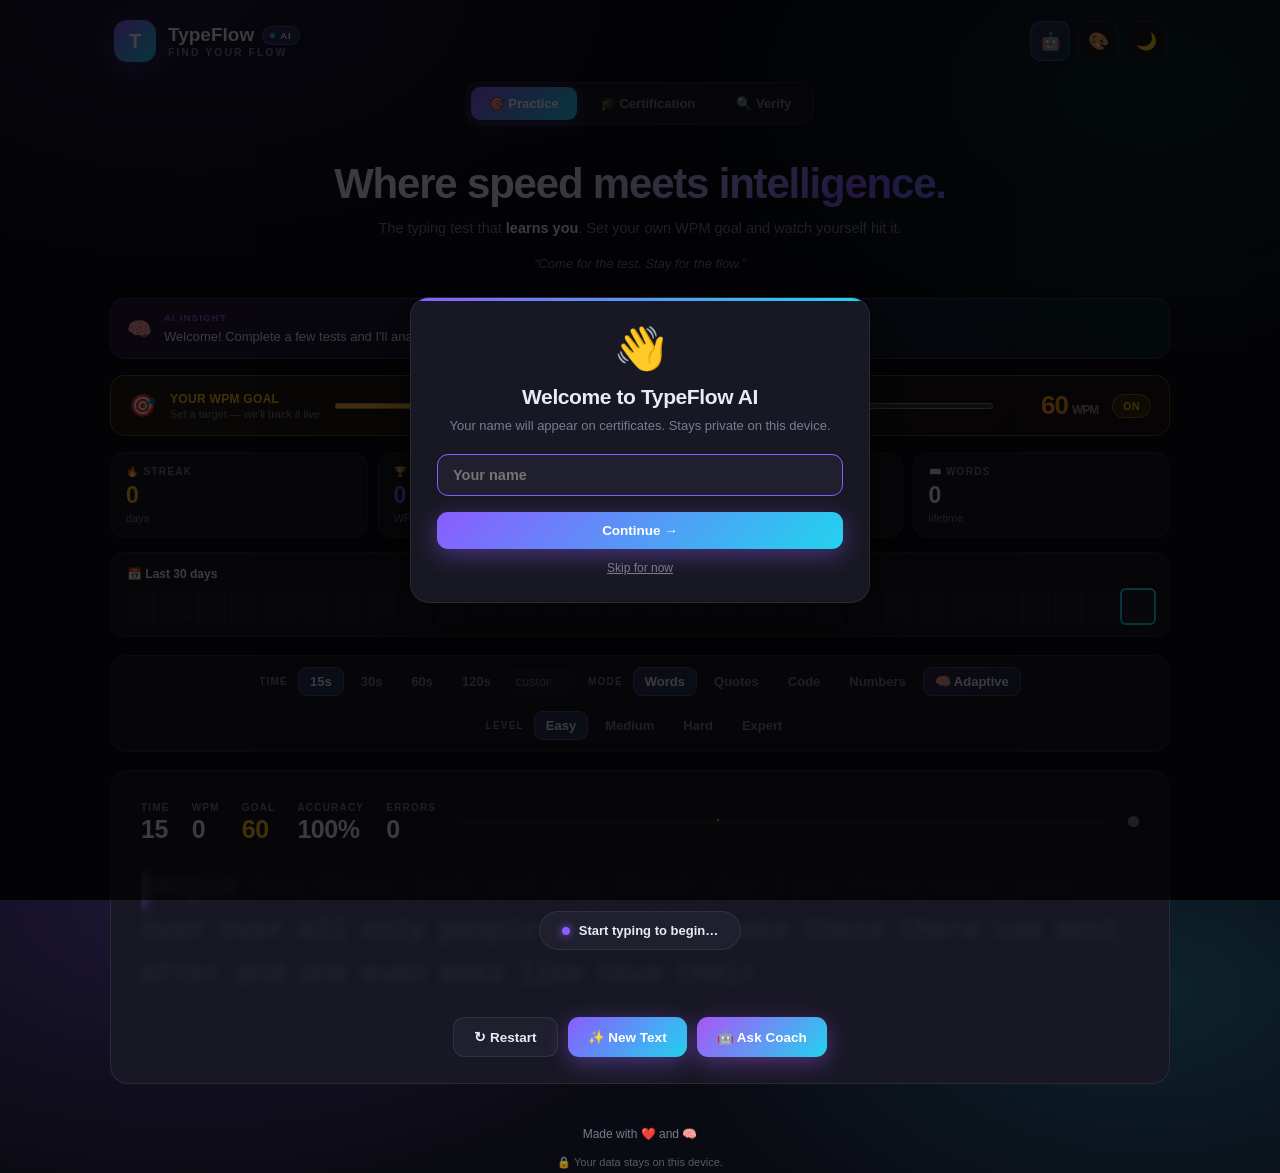
<file: index.html>
<!DOCTYPE html>
<html lang="en">
<head>
<meta charset="UTF-8">
<meta name="viewport" content="width=device-width, initial-scale=1.0">
<title>TypeFlow AI — Typing Test & Certification</title>
<meta name="description" content="TypeFlow AI is a typing practice, speed test, coaching, and local certification experience.">
<meta name="theme-color" content="#0a0a12">
<link rel="stylesheet" href="./styles.css">
</head>
<body>

<div class="wrap">
  <header>
    <div class="brand" id="brandLogo">
      <div class="brand-mark">T</div>
      <div>
        <div class="brand-name">TypeFlow <span class="ai-chip"><span class="dot"></span>AI</span></div>
        <div class="brand-sub">find your flow</div>
      </div>
    </div>
    <div class="header-actions">
      <div class="greeting" id="greeting"></div>
      <button class="admin-pill" id="adminPill">🛡️ Admin</button>
      <button class="pro-badge" id="proBadge">⭐ Pro</button>
      <button class="icon-btn ai" id="coachBtn" title="AI Coach">🤖</button>
      <button class="icon-btn" id="accentBtn" title="Theme">🎨</button>
      <button class="icon-btn" id="themeBtn" title="Light/dark">🌙</button>
    </div>
  </header>

  <div class="nav-tabs" id="mainNavTabs">
    <button class="nav-tab active" data-view="practice">🎯 Practice</button>
    <button class="nav-tab" data-view="cert">🎓 Certification</button>
    <button class="nav-tab" data-view="verify">🔍 Verify</button>
  </div>

  <!-- ADMIN NAV (shown when admin) -->
  <div class="nav-tabs" id="adminNavTabs" style="display:none;">
    <button class="nav-tab active" data-view="admin">🛡️ Admin Panel</button>
    <button class="nav-tab" data-view="practice">🎯 Back to App</button>
  </div>

  <!-- PRACTICE -->
  <div id="view-practice">
    <section class="hero">
      <h1>Where speed meets intelligence.</h1>
      <p>The typing test that <b>learns you</b>. Set your own WPM goal and watch yourself hit it.</p>
      <div class="quote" id="heroQuote"></div>
    </section>

    <section class="ai-strip">
      <div class="ai-icon">🧠</div>
      <div class="ai-text">
        <div class="ai-label">AI Insight</div>
        <div id="aiStripText">Loading…</div>
      </div>
    </section>

    <section class="goal-card" id="goalCard">
      <div class="gc-icon">🎯</div>
      <div>
        <div class="gc-label">Your WPM goal</div>
        <div class="gc-sub" id="goalSub">Set a target — we'll track it live</div>
      </div>
      <input type="range" id="goalRange" class="gc-slider" min="10" max="200" value="60" step="5" />
      <div class="gc-value" id="goalValue">60<span class="unit">WPM</span></div>
      <button class="gc-toggle" id="goalToggle">On</button>
    </section>

    <section class="journey">
      <div class="j-card streak"><div class="k">🔥 Streak</div><div class="v" id="jStreak">0</div><div class="sub">days</div></div>
      <div class="j-card pb"><div class="k">🏆 Best</div><div class="v" id="jPB">0</div><div class="sub">WPM</div></div>
      <div class="j-card"><div class="k">📈 Trend</div><div class="v" id="jTrend">—</div><div class="sub" id="jTrendSub">vs last week</div></div>
      <div class="j-card"><div class="k">⌨️ Words</div><div class="v" id="jWords">0</div><div class="sub">lifetime</div></div>
    </section>

    <section class="heatmap">
      <div class="heatmap-head">📅 Last 30 days</div>
      <div class="heatmap-grid" id="heatmapGrid"></div>
    </section>

    <div class="controls">
      <div class="group">
        <span class="label">Time</span>
        <button class="pill active" data-time="15">15s</button>
        <button class="pill" data-time="30">30s</button>
        <button class="pill" data-time="60">60s</button>
        <button class="pill" data-time="120">120s</button>
        <input class="custom-time" id="customTime" type="number" min="5" max="600" placeholder="custom" />
      </div>
      <div class="group">
        <span class="label">Mode</span>
        <button class="pill active" data-mode="words">Words</button>
        <button class="pill" data-mode="quotes">Quotes</button>
        <button class="pill" data-mode="code">Code</button>
        <button class="pill" data-mode="numbers">Numbers</button>
        <button class="pill ai-pill" data-mode="adaptive">🧠 Adaptive</button>
      </div>
      <div class="group">
        <span class="label">Level</span>
        <button class="pill active" data-diff="easy">Easy</button>
        <button class="pill" data-diff="medium">Medium</button>
        <button class="pill" data-diff="hard">Hard</button>
        <button class="pill" data-diff="expert">Expert</button>
      </div>
    </div>

    <div class="card">
      <div class="stats">
        <div class="item"><span class="k">Time</span><span class="big" id="statTime">15</span></div>
        <div class="item"><span class="k">WPM</span><span class="big" id="statWpm">0</span></div>
        <div class="item"><span class="k">Goal</span><span class="big" id="statGoal" style="color:var(--gold)">—</span></div>
        <div class="item"><span class="k">Accuracy</span><span class="big" id="statAcc">100%</span></div>
        <div class="item"><span class="k">Errors</span><span class="big" id="statErr">0</span></div>
        <div class="progress" id="progressBarWrap">
          <div id="progressBar"></div>
          <div class="goal-marker" id="goalMarker"></div>
        </div>
        <div class="rhythm" id="rhythmDot"></div>
      </div>

      <div class="text-viewport">
        <div class="text-area" id="textArea" tabindex="0">
          <div class="words" id="wordsWrap"></div>
          <div class="caret idle" id="caret"></div>
        </div>
        <div class="overlay show" id="overlay">
          <span class="hint"><span class="pulse-dot"></span> Start typing to begin…</span>
        </div>
      </div>

      <div class="row">
        <button class="btn" id="restartBtn">↻ Restart</button>
        <button class="btn primary" id="newBtn">✨ New Text</button>
        <button class="btn ai" id="coachInlineBtn">🤖 Ask Coach</button>
      </div>
    </div>

    <div class="card results" id="results">
      <div class="goal-result" id="goalResult" style="display:none;">
        <div class="gr-icon" id="grIcon">🎯</div>
        <div class="gr-text">
          <div class="gr-title" id="grTitle">Goal</div>
          <div class="gr-sub" id="grSub"></div>
          <div class="gr-bar"><div class="gr-fill" id="grFill" style="width:0%"></div><div class="gr-goal-marker"></div></div>
        </div>
      </div>
      <div class="motivation">
        <div class="mot-emoji" id="motEmoji">🌟</div>
        <div class="mot-text">
          <h3 id="motTitle">Nice work!</h3>
          <p id="motMsg"></p>
        </div>
      </div>
      <div class="grid">
        <div class="metric"><div class="k">WPM</div><div class="v" id="rWpm">0</div></div>
        <div class="metric goal-metric"><div class="k">Goal</div><div class="v" id="rGoal">—</div><div class="sub" id="rGoalSub">your target</div></div>
        <div class="metric"><div class="k">Accuracy</div><div class="v" id="rAcc">0%</div></div>
        <div class="metric"><div class="k">Raw WPM</div><div class="v" id="rRaw">0</div></div>
        <div class="metric ai-metric"><div class="k">Flow Score</div><div class="v" id="rFlow">0</div></div>
        <div class="metric"><div class="k">Consistency</div><div class="v" id="rCons">0%</div></div>
      </div>
      <div class="section-title">Speed over time</div>
      <div class="chart-wrap"><canvas id="wpmChart"></canvas></div>
      <div class="section-title">🧠 Weak keys</div>
      <div class="weak-keys" id="weakKeys"></div>
      <div class="section-title">Coaching</div>
      <div class="tips" id="tips"></div>
      <div class="row">
        <button class="btn primary" id="againBtn">↻ Try Again</button>
        <button class="btn" id="shareBtn">📋 Copy Result</button>
      </div>
    </div>
  </div>

  <!-- CERTIFICATION -->
  <div id="view-cert" class="cert-section">
    <div class="cert-hero">
      <div class="badge-big">⭐ Pro Feature</div>
      <h2>Get Certified in Typing</h2>
      <p>Earn a verifiable certificate. Relaxed difficulty — perfect for building confidence.</p>
    </div>

    <div id="myCerts"></div>

    <h3 style="font-size:13px;font-weight:800;letter-spacing:.5px;margin:18px 0 10px;color:var(--dim);text-transform:uppercase;">Choose a preset tier</h3>
    <div class="tier-grid" id="tierGrid"></div>

    <div class="custom-wpm">
      <div class="cw-label">Or set a custom target<span class="sub">20 – 200 WPM</span></div>
      <input type="range" id="customWpmRange" min="20" max="200" value="60" step="5" />
      <div class="cw-value" id="customWpmValue">60<span class="unit">WPM</span></div>
    </div>

    <div class="exam-rules">
      <h3>📋 Exam rules <span class="easy-tag">Easy Mode</span></h3>
      <ul>
        <li><b>Duration:</b> <span id="ruleDur">5 minutes</span> continuous typing</li>
        <li><b>Pass criteria:</b> Hit your target WPM + ≥<span id="ruleAcc">90%</span> accuracy + ≥<span id="ruleCons">60%</span> consistency</li>
        <li><b>Backspace:</b> <span id="ruleBs">Allowed</span> — fix mistakes as you go</li>
        <li><b>Verifiable:</b> Every certificate gets a unique ID you can share</li>
      </ul>
    </div>

    <div class="row">
      <button class="btn gold" id="startExamBtn">🎓 Start Certification Exam</button>
    </div>
  </div>

  <!-- VERIFY -->
  <div id="view-verify" class="cert-section">
    <div class="cert-hero">
      <div class="badge-big">🔍 Public</div>
      <h2>Verify a Certificate</h2>
      <p>Enter a certificate ID to check authenticity.</p>
    </div>
    <div class="card" style="max-width:600px;margin:0 auto;">
      <input type="text" id="verifyInput" placeholder="TF-XXXX-XXXX" style="width:100%;background:var(--panel2);border:1px solid var(--border);color:var(--text);padding:14px;border-radius:11px;font-size:14px;font-family:'JetBrains Mono',monospace;text-align:center;font-weight:700;letter-spacing:1px;outline:none;margin-bottom:12px;text-transform:uppercase;" />
      <button class="btn primary" id="verifyBtn" style="width:100%;justify-content:center;">🔍 Verify Certificate</button>
      <div id="verifyResult" style="margin-top:16px;"></div>
    </div>
  </div>

  <!-- ADMIN -->
  <div id="view-admin" class="admin-section">
    <div class="cert-hero">
      <div class="badge-big" style="background:linear-gradient(135deg,#dc2626,#7c3aed);color:#fff;">🛡️ Admin</div>
      <h2>Exam Configuration</h2>
      <p>Adjust the difficulty of the certification exam. Changes apply immediately to the next exam.</p>
    </div>

    <div class="admin-panel">
      <h3>🎯 Master settings <span class="pill">LIVE</span></h3>
      <div class="admin-row">
        <div>
          <div class="ar-label">Easy mode</div>
          <div class="ar-sub">When on, uses relaxed defaults (recommended for launch)</div>
        </div>
        <div class="ar-control">
          <label class="toggle-switch">
            <input type="checkbox" id="adminEasyMode" />
            <span class="toggle-slider"></span>
          </label>
        </div>
      </div>
      <div class="admin-row">
        <div>
          <div class="ar-label">Exam duration</div>
          <div class="ar-sub">Length of the typing exam (minutes)</div>
        </div>
        <div class="ar-control">
          <input type="number" id="adminDuration" min="1" max="10" step="1" />
          <span style="color:var(--dim);font-size:12.5px;">min</span>
        </div>
      </div>
      <div class="admin-row">
        <div>
          <div class="ar-label">Required accuracy</div>
          <div class="ar-sub">Minimum accuracy to pass (%)</div>
        </div>
        <div class="ar-control">
          <input type="range" id="adminAccRange" min="70" max="100" step="1" />
          <span class="ar-value" id="adminAccValue">90%</span>
        </div>
      </div>
      <div class="admin-row">
        <div>
          <div class="ar-label">Required consistency</div>
          <div class="ar-sub">Minimum rhythm stability to pass (%)</div>
        </div>
        <div class="ar-control">
          <input type="range" id="adminConsRange" min="40" max="100" step="1" />
          <span class="ar-value" id="adminConsValue">60%</span>
        </div>
      </div>
      <div class="admin-row">
        <div>
          <div class="ar-label">Allow backspace</div>
          <div class="ar-sub">Let users correct mistakes during exam</div>
        </div>
        <div class="ar-control">
          <label class="toggle-switch">
            <input type="checkbox" id="adminBackspace" />
            <span class="toggle-slider"></span>
          </label>
        </div>
      </div>
      <div class="admin-row">
        <div>
          <div class="ar-label">Word difficulty in exam</div>
          <div class="ar-sub">Which word bank the exam pulls from</div>
        </div>
        <div class="ar-control">
          <select id="adminWordDiff" style="background:var(--panel2);border:1px solid var(--border);color:var(--text);padding:8px 12px;border-radius:9px;font-size:13px;outline:none;font-family:inherit;font-weight:600;">
            <option value="easy">Easy</option>
            <option value="medium" selected>Medium</option>
            <option value="hard">Hard</option>
          </select>
        </div>
      </div>
    </div>

    <div class="admin-panel">
      <h3>⚙️ Actions</h3>
      <div class="admin-row">
        <div>
          <div class="ar-label">Reset to recommended defaults</div>
          <div class="ar-sub">Restores Easy Mode settings</div>
        </div>
        <button class="btn" id="adminResetBtn">Reset</button>
      </div>
      <div class="admin-row">
        <div>
          <div class="ar-label">Clear local data</div>
          <div class="ar-sub">Wipes all user progress, certificates, invoices</div>
        </div>
        <button class="btn danger" id="adminWipeBtn">Wipe Everything</button>
      </div>
      <div class="admin-row">
        <div>
          <div class="ar-label">Lock admin mode</div>
          <div class="ar-sub">Exit and hide the admin pill</div>
        </div>
        <button class="btn ghost" id="adminLockBtn">🔒 Lock</button>
      </div>
    </div>
  </div>

  <footer>
    <div>Made with ❤️ and 🧠</div>
    <span class="privacy-note">🔒 Your data stays on this device.</span>
  </footer>
</div>

<!-- EXAM OVERLAY -->
<div id="examMode" style="display:none;position:fixed;inset:0;background:rgba(0,0,0,.9);z-index:600;overflow-y:auto;padding:24px;">
  <div style="max-width:1000px;margin:30px auto;">
    <div class="card" style="background:var(--panel);">
      <div class="exam-banner">
        <div class="rec-dot"></div>
        <span>🔴 EXAM IN PROGRESS</span>
        <span class="timer" id="examTimer">5:00</span>
      </div>
      <div class="exam-target-info">
        🎯 Target: <span class="big" id="examTarget">60 WPM</span>
        <span style="margin-left:auto;font-size:11.5px;color:var(--dim);">Need ≥<span id="examNeedAcc">90</span>% acc · ≥<span id="examNeedCons">60</span>% cons</span>
      </div>
      <div class="exam-live-status" id="examLiveStatus">
        <span class="els-item" id="elsSpeed"><span class="status-dot"></span>Speed</span>
        <span class="els-item" id="elsAcc"><span class="status-dot"></span>Accuracy</span>
        <span class="els-item" id="elsCons"><span class="status-dot"></span>Consistency</span>
      </div>
      <div class="stats">
        <div class="item"><span class="k">WPM</span><span class="big" id="examWpm">0</span></div>
        <div class="item"><span class="k">Accuracy</span><span class="big" id="examAcc">100%</span></div>
        <div class="item"><span class="k">Errors</span><span class="big" id="examErrors">0</span></div>
        <div class="progress"><div id="examProgress" style="width:0%"></div></div>
      </div>
      <div class="text-viewport">
        <div class="text-area" id="examTextArea" tabindex="0">
          <div class="words" id="examWordsWrap"></div>
          <div class="caret idle" id="examCaret"></div>
        </div>
        <div class="overlay show" id="examOverlay">
          <span class="hint"><span class="pulse-dot"></span> Click here, then type. Good luck!</span>
        </div>
      </div>
      <div class="row">
        <button class="btn ghost" id="examAbortBtn">Abort Exam</button>
      </div>
    </div>
  </div>
</div>

<!-- NAME MODAL -->
<div class="modal" id="nameModal">
  <div class="modal-card">
    <div class="modal-emoji">👋</div>
    <h2>Welcome to TypeFlow AI</h2>
    <p>Your name will appear on certificates. Stays private on this device.</p>
    <input id="nameInput" type="text" placeholder="Your name" maxlength="40" />
    <div class="modal-actions"><button class="btn primary" id="nameSave">Continue →</button></div>
    <button class="modal-skip" id="nameSkip">Skip for now</button>
  </div>
</div>

<!-- ADMIN LOGIN -->
<div class="modal" id="adminLoginModal">
  <div class="modal-card" style="max-width:400px;">
    <div class="modal-emoji">🛡️</div>
    <h2>Admin Access</h2>
    <p>Enter the admin password to unlock exam configuration. Client-side demo admin · not secure for production</p>
    <input id="adminPassInput" type="text" placeholder="Password" />
    <div class="modal-actions">
      <button class="btn ghost" id="adminLoginCancel">Cancel</button>
      <button class="btn primary" id="adminLoginConfirm">Unlock</button>
    </div>
    <div id="adminLoginError" style="color:var(--bad);font-size:12px;margin-top:10px;display:none;font-weight:600;">❌ Incorrect password</div>
  </div>
</div>

<!-- SUB MODAL -->
<div class="modal" id="subModal">
  <div class="modal-card" style="max-width:680px;">
    <div class="modal-emoji">⭐</div>
    <h2>Unlock TypeFlow Pro</h2>
    <p>Get certified, unlock advanced AI features. Cancel anytime.</p>
    <div class="plans">
      <div class="plan" data-plan="monthly" data-price="4.99">
        <h4>Monthly</h4>
        <div class="price">$4.99</div>
        <div class="period">per month</div>
        <ul>
          <li>Unlimited certification exams</li>
          <li>Verifiable certificates</li>
          <li>Advanced AI analysis</li>
          <li>Invoice history</li>
        </ul>
      </div>
      <div class="plan featured" data-plan="yearly" data-price="29">
        <h4>Yearly</h4>
        <div class="price">$29</div>
        <div class="period">per year — save 52%</div>
        <ul>
          <li>Everything in Monthly</li>
          <li>2 months free</li>
          <li>Founder badge</li>
          <li>Priority support</li>
        </ul>
      </div>
    </div>
    <button class="modal-skip" id="subCancel">Maybe later</button>
  </div>
</div>

<!-- CHECKOUT MODAL -->
<div class="modal" id="checkoutModal">
  <div class="modal-card" style="max-width:480px;">
    <div style="display:flex;align-items:center;justify-content:space-between;margin-bottom:16px;">
      <div style="text-align:left;">
        <h2 style="font-size:18px;margin:0;">Secure checkout</h2>
        <p style="font-size:12px;margin-top:3px;">TypeFlow Pro — <span id="coPlanName">Yearly</span></p>
      </div>
      <div style="font-size:26px;">🔒</div>
    </div>

    <div class="test-hint">
      🧪 <b>Demo checkout</b> — no real charge or payment is processed. Try test card:
      <button id="fillTestCard">Fill 4242…</button>
    </div>

    <div class="checkout-form">
      <div class="form-group">
        <label>Email</label>
        <input type="email" id="coEmail" placeholder="you@example.com" />
      </div>

      <div class="form-group">
        <label>Card number</label>
        <div class="card-input-wrap">
          <input type="text" id="coCard" inputmode="numeric" placeholder="4242 4242 4242 4242" maxlength="23" />
          <div class="card-brand" id="coCardBrand"></div>
        </div>
        <div class="field-error" id="coCardError">Enter a valid card number</div>
      </div>

      <div class="form-row">
        <div class="form-group">
          <label>Expiry</label>
          <input type="text" id="coExpiry" inputmode="numeric" placeholder="MM/YY" maxlength="5" style="background:var(--panel2);border:1.5px solid var(--border);color:var(--text);padding:13px 15px;border-radius:11px;font-size:14px;font-family:'JetBrains Mono',monospace;outline:none;width:100%;font-weight:600;letter-spacing:1px;" />
          <div class="field-error" id="coExpiryError">Expired or invalid</div>
        </div>
        <div class="form-group">
          <label>CVC</label>
          <input type="text" id="coCvc" inputmode="numeric" placeholder="123" maxlength="4" style="background:var(--panel2);border:1.5px solid var(--border);color:var(--text);padding:13px 15px;border-radius:11px;font-size:14px;font-family:'JetBrains Mono',monospace;outline:none;width:100%;font-weight:600;letter-spacing:1px;" />
          <div class="field-error" id="coCvcError">3–4 digits</div>
        </div>
      </div>

      <div class="summary-box">
        <div class="srow"><span>Subtotal</span><span id="coSubtotal">$29.00</span></div>
        <div class="srow"><span>Tax</span><span id="coTax">$0.00</span></div>
        <div class="srow"><span>Total due today</span><span id="coTotal">$29.00</span></div>
      </div>

      <div class="modal-actions">
        <button class="btn ghost" id="coCancel">Cancel</button>
        <button class="btn gold" id="coPayBtn" style="flex:2;">🔒 Pay $29.00</button>
      </div>

      <div class="secure-note">🔒 256-bit SSL · PCI compliant</div>
    </div>
  </div>
</div>

<!-- PROCESSING MODAL -->
<div class="modal" id="processingModal">
  <div class="modal-card" style="max-width:400px;">
    <div class="processing-view">
      <div class="processing-spinner"></div>
      <h3>Processing your payment…</h3>
      <p id="processingSub">Please don't close this window</p>
      <div class="processing-steps">
        <div class="step active" id="ps1"><div class="check">1</div> Validating card…</div>
        <div class="step" id="ps2"><div class="check">2</div> Authorizing payment…</div>
        <div class="step" id="ps3"><div class="check">3</div> Activating Pro…</div>
      </div>
    </div>
  </div>
</div>

<!-- SUCCESS MODAL -->
<div class="modal" id="successModal">
  <div class="modal-card" style="max-width:460px;">
    <div class="success-check">✓</div>
    <h2>Payment successful</h2>
    <p>Welcome to TypeFlow Pro! Your account is now active.</p>

    <div class="receipt">
      <div class="rrow"><span class="k">Transaction ID</span><span class="v" id="rcvTxn">txn_xxx</span></div>
      <div class="rrow"><span class="k">Plan</span><span class="v" id="rcvPlan">Yearly</span></div>
      <div class="rrow"><span class="k">Card</span><span class="v" id="rcvCard">•••• 4242</span></div>
      <div class="rrow"><span class="k">Date</span><span class="v" id="rcvDate">—</span></div>
      <div class="rtotal"><span>Charged</span><span class="v" id="rcvAmount">$29.00</span></div>
    </div>

    <div class="modal-actions">
      <button class="btn" id="rcvDownloadBtn">📄 Invoice PDF</button>
      <button class="btn primary" id="rcvDoneBtn" style="flex:1;">Continue →</button>
    </div>
  </div>
</div>

<!-- DECLINE MODAL -->
<div class="modal" id="declineModal">
  <div class="modal-card" style="max-width:400px;">
    <div class="modal-emoji" style="font-size:52px;">❌</div>
    <h2>Payment declined</h2>
    <p>This is a demo checkout. No real payment was processed.</p>
    <div class="modal-actions">
      <button class="btn primary" id="declineRetryBtn" style="flex:1;">Try Again</button>
      <button class="btn ghost" id="declineCancelBtn">Cancel</button>
    </div>
  </div>
</div>

<!-- BILLING MODAL -->
<div class="modal" id="billingModal">
  <div class="modal-card" style="max-width:520px;">
    <div class="modal-emoji">💳</div>
    <h2>Billing & Invoices</h2>
    <p>Manage your subscription and view past invoices.</p>
    <div id="invoicesList" style="text-align:left;max-height:400px;overflow-y:auto;"></div>
    <div class="modal-actions">
      <button class="btn ghost" id="billingCloseBtn" style="flex:1;">Close</button>
      <button class="btn danger" id="billingCancelBtn">Cancel subscription</button>
    </div>
  </div>
</div>

<!-- CERT MODAL -->
<div class="modal cert-modal" id="certModal">
  <div class="modal-card">
    <div class="certificate">
      <div class="cert-content">
        <div class="cert-head">
          <div class="cert-brand">
            <div class="cert-brand-mark">T</div>
            <div>
              <div class="cert-brand-name">TypeFlow AI</div>
              <div class="cert-brand-sub">Certificate of Proficiency</div>
            </div>
          </div>
          <div class="cert-id">ID<b id="certId">TF-XXXX-XXXX</b></div>
        </div>
        <div class="cert-title">This certifies that</div>
        <div style="text-align:center;"><div class="cert-name" id="certName">—</div></div>
        <div class="cert-subtitle">completed the TypeFlow Certification Exam<br>achieving <b id="certTierName">Gold</b> tier on <b id="certDate">—</b></div>
        <div class="cert-stats">
          <div class="cert-stat"><div class="k">Speed</div><div class="v" id="certWpm">0<span class="unit">WPM</span></div></div>
          <div class="cert-stat"><div class="k">Target</div><div class="v" id="certTargetV">0<span class="unit">WPM</span></div></div>
          <div class="cert-stat"><div class="k">Accuracy</div><div class="v" id="certAcc">0<span class="unit">%</span></div></div>
          <div class="cert-stat"><div class="k">Consistency</div><div class="v" id="certCons">0<span class="unit">%</span></div></div>
        </div>
        <div style="text-align:center;margin-top:12px;"><div class="cert-tier" id="certTier">⭐ GOLD</div></div>
        <div class="cert-verify">Verify locally at this TypeFlow AI installation · ID <b id="certVerifyId">TF-XXXX</b></div>
      </div>
    </div>
    <div class="cert-actions">
      <button class="btn primary" id="certPrintBtn">🖨️ Print / PDF</button>
      <button class="btn" id="certCopyBtn">📋 Copy Link</button>
      <button class="btn ghost" id="certCloseBtn">Close</button>
    </div>
  </div>
</div>

<!-- COACH -->
<div class="coach-backdrop" id="coachBackdrop"></div>
<aside class="coach-panel" id="coachPanel">
  <div class="coach-head">
    <div class="ch-avatar">🤖</div>
    <div class="ch-info">
      <div class="ch-name">AI Coach <span class="ai-chip"><span class="dot"></span>Local</span></div>
      <div class="ch-status">Ready</div>
    </div>
    <button class="coach-close" id="coachClose">✕</button>
  </div>
  <div class="coach-body" id="coachBody"></div>
  <div class="coach-input">
    <input id="coachInput" type="text" placeholder="Ask me anything…" />
    <button id="coachSend">➤</button>
  </div>
</aside>

<div class="toast" id="toast">
  <span class="t-emoji" id="toastEmoji">🏆</span>
  <span id="toastMsg"></span>
</div>

<script src="./app.js" defer>
"use strict";

/* ==========================================================
   BANKS
   ========================================================== */
const WORD_BANK = {
  easy: "the and for you that with have this from they will one all would there their what about which when make like time just know take people into year your good some could them see other than then now look only come its over think also back after use two how our work first well way even new want because any these give day most us".split(" "),
  medium: "algorithm beautiful circumstance development environment fascinating generation hypothesis interesting javascript knowledge lighthouse magnificent necessary opportunity perspective qualitative remarkable sophisticated technology understand vulnerability wonderful experience performance architecture community celebration determine foundation important journey landscape mountain navigate obvious patience quantum rhythm strategy tradition ultimate velocity wilderness".split(" "),
  hard: "ubiquitous quintessential juxtaposition idiosyncrasy conscientious bureaucracy phenomenon equilibrium miscellaneous onomatopoeia philosophical acquaintance questionnaire rhododendron synchronization conscientiousness disproportionately acknowledgement perpendicular susceptibility enthusiastically intelligible pronunciation territoriality vulnerability hypothetical".split(" "),
  expert: "sesquipedalian antidisestablishmentarianism pneumonoultramicroscopicsilicovolcanoconiosis floccinaucinihilipilification honorificabilitudinitatibus thyroparathyroidectomized incomprehensibilities counterrevolutionaries electroencephalographically interdependency".split(" ")
};
const QUOTES_TEXT = [
  "The only way to do great work is to love what you do. If you have not found it yet, keep looking. Do not settle.",
  "Success is not final, failure is not fatal: it is the courage to continue that counts.",
  "In the middle of every difficulty lies opportunity, waiting patiently to be discovered.",
  "The future belongs to those who believe in the beauty of their dreams and work toward them daily.",
  "Simplicity is the ultimate sophistication, and clarity of thought is the beginning of wisdom.",
  "Programs must be written for people to read, and only incidentally for machines to execute.",
  "Any fool can write code that a computer can understand. Good programmers write code that humans can understand.",
  "Talk is cheap. Show me the code, and I will show you the truth of your understanding."
];
const CODE_LINES = [
  "const sum = arr.reduce((a, b) => a + b, 0);",
  "function greet(name) { return `Hello, ${name}!`; }",
  "if (x > 0 && y < 10) { console.log('in range'); }",
  "const users = data.filter(u => u.active).map(u => u.name);",
  "async function fetchData(url) { const r = await fetch(url); return r.json(); }",
  "for (let i = 0; i < items.length; i++) { process(items[i]); }"
];
const HERO_QUOTES = [
  "Speed is a side effect of accuracy.",
  "Your keyboard is a musical instrument.",
  "Slow is smooth. Smooth is fast.",
  "Flow is earned, not forced.",
  "Practice doesn't make perfect — it makes permanent.",
  "Consistency beats intensity. Every single time.",
  "Focus is the new IQ.",
  "Your only competition is yesterday's you.",
  "Rhythm > speed.",
  "Come for the test. Stay for the flow."
];
const MILESTONES = [
  { wpm: 20,  badge: "🌱", label: "Getting Started" },
  { wpm: 30,  badge: "🚶", label: "Beginner" },
  { wpm: 40,  badge: "🏃", label: "Intermediate" },
  { wpm: 55,  badge: "⚡", label: "Fast" },
  { wpm: 70,  badge: "🔥", label: "Very Fast" },
  { wpm: 90,  badge: "💨", label: "Pro" },
  { wpm: 110, badge: "🚀", label: "Elite" },
  { wpm: 130, badge: "👑", label: "Legend" }
];
const ACCENT_THEMES = ["cosmos", "zen", "ember", "aurora", "mono"];
const CERT_TIERS = [
  { id: "bronze",   icon: "🥉", name: "Bronze",   wpm: 30,  acc: 85, cons: 55 },
  { id: "silver",   icon: "🥈", name: "Silver",   wpm: 45,  acc: 88, cons: 58 },
  { id: "gold",     icon: "🥇", name: "Gold",     wpm: 60,  acc: 90, cons: 60 },
  { id: "platinum", icon: "💎", name: "Platinum", wpm: 80,  acc: 92, cons: 65 },
  { id: "diamond",  icon: "👑", name: "Diamond",  wpm: 100, acc: 94, cons: 70 }
];

/* ==========================================================
   ADMIN CONFIG (persisted)
   ========================================================== */
const ADMIN_KEY = "typeflow_admin_v1";
const ADMIN_PASSWORD = "admin123";
const DEFAULT_ADMIN_CONFIG = {
  easyMode: true,
  duration: 5,       // minutes
  acc: 90,           // required accuracy %
  cons: 60,          // required consistency %
  backspace: true,
  wordDiff: "medium"
};

function loadAdminConfig() {
  try {
    const raw = localStorage.getItem(ADMIN_KEY);
    if (!raw) return { ...DEFAULT_ADMIN_CONFIG };
    return { ...DEFAULT_ADMIN_CONFIG, ...JSON.parse(raw) };
  } catch { return { ...DEFAULT_ADMIN_CONFIG }; }
}
function saveAdminConfig(c) {
  try { localStorage.setItem(ADMIN_KEY, JSON.stringify(c)); } catch {}
}
let adminConfig = loadAdminConfig();
let isAdmin = false;

/* ==========================================================
   STATE
   ========================================================== */
const state = {
  time: 15, mode: "words", diff: "easy",
  text: "", words: [], charSpans: [], typedWords: [],
  currentWord: 0, currentChar: 0,
  started: false, finished: false, startTime: 0,
  timerId: null, uiTimerId: null,
  correctChars: 0, incorrectChars: 0, totalTyped: 0, mistakes: 0,
  wpmHistory: [], lineHeight: 44, lastScrollY: 0,
  accentIdx: 0, keyErrors: {},
  goalEnabled: true, goalWpm: 60,
  examState: null, selectedTier: "gold",
  certTarget: 60, certTargetTier: null
};

const $ = id => document.getElementById(id);
const el = {
  textArea: $("textArea"), wordsWrap: $("wordsWrap"), caret: $("caret"),
  overlay: $("overlay"), statTime: $("statTime"), statWpm: $("statWpm"),
  statGoal: $("statGoal"), statAcc: $("statAcc"), statErr: $("statErr"),
  progressBar: $("progressBar"), progressBarWrap: $("progressBarWrap"),
  goalMarker: $("goalMarker"),
  results: $("results"), themeBtn: $("themeBtn"), accentBtn: $("accentBtn"),
  rhythmDot: $("rhythmDot"), toast: $("toast"), toastEmoji: $("toastEmoji"),
  toastMsg: $("toastMsg"), greeting: $("greeting"), proBadge: $("proBadge"),
  adminPill: $("adminPill"),
  aiStripText: $("aiStripText"), coachPanel: $("coachPanel"),
  coachBackdrop: $("coachBackdrop"), coachBody: $("coachBody"), coachInput: $("coachInput"),
  goalCard: $("goalCard"), goalRange: $("goalRange"), goalValue: $("goalValue"),
  goalToggle: $("goalToggle")
};

/* ==========================================================
   USER
   ========================================================== */
const USER_KEY = "typeflow_v5";
function defaultUser() {
  return {
    id: "u_" + Math.random().toString(36).slice(2, 10),
    name: "", createdAt: Date.now(),
    streak: 0, lastDay: null, tests: 0, words: 0, bestWpm: 0,
    days: {}, milestones: [], theme: "dark", accent: "cosmos",
    keyStats: {}, history: [],
    isPro: false, plan: null, proSince: null, certificates: [],
    invoices: [],
    goalEnabled: true, goalWpm: 60, goalsHit: 0, goalsMissed: 0
  };
}
function loadUser() {
  try {
    const raw = localStorage.getItem(USER_KEY);
    if (!raw) return null;
    return Object.assign(defaultUser(), JSON.parse(raw));
  } catch { return null; }
}
function saveUser(u) { try { localStorage.setItem(USER_KEY, JSON.stringify(u)); } catch {} }
function todayKey() {
  const d = new Date();
  return `${d.getFullYear()}-${d.getMonth()+1}-${d.getDate()}`;
}
function dateKeyOffset(n) {
  const d = new Date();
  d.setDate(d.getDate() - n);
  return `${d.getFullYear()}-${d.getMonth()+1}-${d.getDate()}`;
}
let user = loadUser();

/* ==========================================================
   HELPERS
   ========================================================== */
function pickRandom(arr, n) {
  const out = [];
  for (let i = 0; i < n; i++) out.push(arr[(Math.random() * arr.length) | 0]);
  return out;
}
function generateFromBank(bank, time) {
  const count = Math.ceil((time / 60) * 45) + 20;
  const words = [];
  for (let i = 0; i < count; i++) words.push(bank[(Math.random() * bank.length) | 0]);
  return words.join(" ");
}

/* ==========================================================
   AI
   ========================================================== */
function analyzeWeakKeys() {
  if (!user || !user.keyStats) return [];
  return Object.entries(user.keyStats)
    .filter(([, v]) => v.total >= 5)
    .map(([k, v]) => ({ key: k, errorRate: v.errors / v.total }))
    .filter(x => x.errorRate > 0.08)
    .sort((a, b) => b.errorRate - a.errorRate)
    .slice(0, 8);
}
function generateAdaptiveText() {
  const weak = analyzeWeakKeys();
  const weakChars = weak.map(w => w.key);
  if (!weakChars.length) return generateFromBank(WORD_BANK.medium, state.time);
  const allWords = [...WORD_BANK.easy, ...WORD_BANK.medium, ...WORD_BANK.hard];
  const weakSet = new Set(weakChars);
  const scored = allWords.map(w => {
    let s = 0; for (const ch of w) if (weakSet.has(ch)) s++;
    return { w, s };
  }).filter(x => x.s > 0).sort((a, b) => b.s - a.s).slice(0, 200).map(x => x.w);
  const target = Math.ceil((state.time / 60) * 45) + 15;
  const words = [];
  for (let i = 0; i < target; i++) {
    if (Math.random() < 0.6 && scored.length) words.push(scored[(Math.random() * scored.length) | 0]);
    else {
      const len = 4 + ((Math.random() * 4) | 0);
      let w = "";
      for (let j = 0; j < len; j++) {
        if (Math.random() < 0.55) w += weakChars[(Math.random() * weakChars.length) | 0];
        else w += "aeiou"[(Math.random() * 5) | 0];
      }
      words.push(w);
    }
  }
  return words.join(" ");
}

/* ==========================================================
   TEXT GEN
   ========================================================== */
function generateText() {
  const { mode, diff, time } = state;
  if (mode === "adaptive") return generateAdaptiveText();
  if (mode === "quotes") return QUOTES_TEXT[(Math.random() * QUOTES_TEXT.length) | 0];
  if (mode === "code") {
    const n = Math.min(CODE_LINES.length, Math.max(2, Math.ceil(time / 20)));
    return pickRandom(CODE_LINES, n).join(" ");
  }
  if (mode === "numbers") {
    const count = Math.ceil(time * 2.2);
    const nums = [];
    for (let i = 0; i < count; i++) {
      const len = diff === "easy" ? 2 : diff === "medium" ? 3 : diff === "hard" ? 4 : 6;
      let s = "";
      for (let j = 0; j < len; j++) s += (Math.random() * 10) | 0;
      nums.push(s);
    }
    return nums.join(" ");
  }
  return generateFromBank(WORD_BANK[diff], time);
}

function syncLineHeight() {
  const v = getComputedStyle(document.documentElement).getPropertyValue("--lh").trim();
  state.lineHeight = parseFloat(v) || 44;
}

/* ==========================================================
   GOAL
   ========================================================== */
function updateGoalUI() {
  el.goalRange.value = state.goalWpm;
  el.goalValue.innerHTML = `${state.goalWpm}<span class="unit">WPM</span>`;
  el.statGoal.textContent = state.goalEnabled ? state.goalWpm : "—";
  el.statGoal.style.color = state.goalEnabled ? "var(--gold)" : "var(--dim)";
  if (state.goalEnabled) {
    el.goalCard.classList.remove("off");
    el.goalToggle.textContent = "On";
    el.progressBarWrap.classList.add("has-goal");
    el.goalMarker.style.left = Math.min(100, (state.goalWpm / 150) * 100) + "%";
  } else {
    el.goalCard.classList.add("off");
    el.goalToggle.textContent = "Off";
    el.progressBarWrap.classList.remove("has-goal");
  }
}
el.goalRange.addEventListener("input", () => {
  state.goalWpm = parseInt(el.goalRange.value);
  if (user) { user.goalWpm = state.goalWpm; saveUser(user); }
  updateGoalUI();
});
el.goalToggle.addEventListener("click", () => {
  state.goalEnabled = !state.goalEnabled;
  if (user) { user.goalEnabled = state.goalEnabled; saveUser(user); }
  updateGoalUI();
  showToast(state.goalEnabled ? "🎯" : "⭕", state.goalEnabled ? `Goal: ${state.goalWpm} WPM` : "Goal off");
});

/* ==========================================================
   RENDER
   ========================================================== */
function renderText(text) {
  state.text = text;
  state.words = text.split(" ");
  state.typedWords = new Array(state.words.length).fill("");
  state.currentWord = 0; state.currentChar = 0;
  state.correctChars = 0; state.incorrectChars = 0;
  state.totalTyped = 0; state.mistakes = 0;
  state.wpmHistory = []; state.started = false; state.finished = false;
  state.startTime = 0; state.lastScrollY = 0; state.keyErrors = {};
  clearInterval(state.timerId); clearInterval(state.uiTimerId);

  const frag = document.createDocumentFragment();
  state.charSpans = [];
  for (let wi = 0; wi < state.words.length; wi++) {
    const wordEl = document.createElement("span");
    wordEl.className = "word" + (wi === 0 ? "" : " pending");
    const spans = [];
    for (const ch of state.words[wi]) {
      const s = document.createElement("span");
      s.className = "char";
      s.textContent = ch;
      wordEl.appendChild(s);
      spans.push(s);
    }
    state.charSpans.push(spans);
    frag.appendChild(wordEl);
  }
  el.wordsWrap.textContent = "";
  el.wordsWrap.appendChild(frag);
  el.wordsWrap.style.transition = "none";
  el.wordsWrap.style.transform = "translate3d(0,0,0)";
  void el.wordsWrap.offsetHeight;
  el.wordsWrap.style.transition = "";

  el.statTime.textContent = state.time;
  el.statWpm.textContent = "0";
  el.statAcc.textContent = "100%";
  el.statErr.textContent = "0";
  el.progressBar.style.width = "0%";
  el.rhythmDot.classList.remove("active");

  el.textArea.classList.add("blurred");
  el.overlay.classList.add("show");
  el.overlay.querySelector(".hint").innerHTML = `<span class="pulse-dot"></span> Start typing to begin…`;
  el.results.classList.remove("show");
  el.caret.classList.add("idle");

  updateGoalUI();
  syncLineHeight();
  requestAnimationFrame(() => updateCaretPosition(true));
}
function updateCaretPosition(instant) {
  const wi = state.currentWord;
  const ci = state.currentChar;
  const spans = state.charSpans[wi];
  if (!spans || !spans.length) {
    const wordEl = el.wordsWrap.children[wi];
    if (!wordEl) return;
    placeCaret(wordEl.offsetLeft, wordEl.offsetTop, instant); return;
  }
  if (ci >= spans.length) {
    const last = spans[spans.length - 1];
    placeCaret(last.offsetLeft + last.offsetWidth, last.offsetTop, instant); return;
  }
  const t = spans[ci];
  placeCaret(t.offsetLeft, t.offsetTop, instant);
}
function placeCaret(x, y, instant) {
  const lh = state.lineHeight;
  if (instant) el.caret.style.transition = "none";
  el.caret.style.transform = `translate3d(${x}px, ${y}px, 0)`;
  el.caret.style.height = lh + "px";
  if (instant) { void el.caret.offsetHeight; el.caret.style.transition = ""; }
}
function scrollToCurrentLine() {
  const wordEl = el.wordsWrap.children[state.currentWord];
  if (!wordEl) return;
  const lh = state.lineHeight;
  const line = Math.round(wordEl.offsetTop / lh);
  const target = Math.max(0, (line - 1) * lh);
  if (Math.abs(target - state.lastScrollY) < 0.5) return;
  state.lastScrollY = target;
  el.wordsWrap.style.transform = `translate3d(0, ${-target}px, 0)`;
}

/* ==========================================================
   TYPING
   ========================================================== */
function startTest() {
  state.started = true;
  state.startTime = performance.now();
  el.overlay.classList.remove("show");
  el.textArea.classList.remove("blurred");
  el.caret.classList.remove("idle");
  el.rhythmDot.classList.add("active");
  state.timerId = setInterval(() => {
    const elapsed = (performance.now() - state.startTime) / 1000;
    if (elapsed >= state.time) finishTest();
  }, 50);
  let lastSec = 0;
  state.uiTimerId = setInterval(() => {
    const elapsed = (performance.now() - state.startTime) / 1000;
    const remaining = Math.max(0, state.time - elapsed);
    const t = Math.ceil(remaining);
    if (el.statTime.textContent !== String(t)) el.statTime.textContent = t;
    el.progressBar.style.width = Math.min(100, (elapsed / state.time) * 100) + "%";
    const secNow = Math.floor(elapsed);
    if (secNow > lastSec) { lastSec = secNow; state.wpmHistory.push(calcWpm(elapsed)); }
    el.statWpm.textContent = calcWpm(elapsed).toFixed(0);
    el.statAcc.textContent = calcAccuracy().toFixed(1) + "%";
    el.statErr.textContent = state.incorrectChars;
  }, 200);
}
function calcWpm(sec) { return sec <= 0 ? 0 : (state.correctChars / 5) / (sec / 60); }
function calcAccuracy() { return state.totalTyped === 0 ? 100 : (state.correctChars / state.totalTyped) * 100; }

function handleKey(e) {
  if (state.finished) return;
  const key = e.key;
  if (key === "Shift" || key === "Control" || key === "Alt" || key === "Meta") return;
  if (key === "Tab" || key === "Escape") { e.preventDefault(); restart(); return; }
  if (!state.started) startTest();
  const wi = state.currentWord;
  const word = state.words[wi];
  if (word === undefined) return;
  const typed = state.typedWords[wi];
  const spans = state.charSpans[wi];
  if (key === "Backspace") {
    e.preventDefault();
    if (state.currentChar > 0) {
      const wordEl = el.wordsWrap.children[wi];
      if (state.currentChar > word.length) {
        const last = wordEl.lastElementChild;
        if (last && last.classList.contains("extra")) wordEl.removeChild(last);
      } else {
        const span = spans[state.currentChar - 1];
        if (span) span.classList.remove("correct", "incorrect");
      }
      state.currentChar--;
      state.typedWords[wi] = typed.slice(0, -1);
      updateCaretPosition();
    }
    return;
  }
  if (key === " ") {
    e.preventDefault();
    if (typed.length === 0) return;
    el.wordsWrap.children[wi].classList.remove("pending");
    state.currentWord++; state.currentChar = 0;
    const next = el.wordsWrap.children[state.currentWord];
    if (next) next.classList.remove("pending");
    updateCaretPosition();
    scrollToCurrentLine();
    if (state.currentWord >= state.words.length) finishTest();
    return;
  }
  if (key.length !== 1) return;
  state.totalTyped++;
  const target = word[state.currentChar];
  const isCorrect = key === target;
  if (target) {
    if (!state.keyErrors[target]) state.keyErrors[target] = { total: 0, errors: 0 };
    state.keyErrors[target].total++;
    if (!isCorrect) state.keyErrors[target].errors++;
  }
  if (isCorrect) state.correctChars++;
  else { state.incorrectChars++; state.mistakes++; }
  const span = spans[state.currentChar];
  if (span) {
    span.classList.remove("correct", "incorrect");
    span.classList.add(isCorrect ? "correct" : "incorrect");
  } else {
    const wordEl = el.wordsWrap.children[wi];
    const s = document.createElement("span");
    s.className = "char extra";
    s.textContent = key;
    wordEl.appendChild(s);
  }
  state.typedWords[wi] = typed + key;
  state.currentChar++;
  updateCaretPosition();
}

function finishTest() {
  if (state.finished) return;
  state.finished = true;
  clearInterval(state.timerId); clearInterval(state.uiTimerId);
  el.textArea.classList.add("blurred");
  el.caret.classList.add("idle");
  el.rhythmDot.classList.remove("active");
  el.overlay.querySelector(".hint").textContent = "✦ Flow complete ✦";
  el.overlay.classList.add("show");

  const wpm = calcWpm(state.time);
  const rawWpm = (state.totalTyped / 5) / (state.time / 60);
  const acc = calcAccuracy();
  let consistency = 100;
  if (state.wpmHistory.length > 2) {
    const mean = state.wpmHistory.reduce((a, b) => a + b, 0) / state.wpmHistory.length;
    const variance = state.wpmHistory.reduce((a, b) => a + (b - mean) ** 2, 0) / state.wpmHistory.length;
    const std = Math.sqrt(variance);
    consistency = Math.max(0, 100 - (std / Math.max(mean, 1)) * 100);
  }
  const flowScore = Math.round(
    Math.min(100, wpm) * 0.35 +
    Math.max(0, (acc - 70) * (100 / 30)) * 0.35 +
    consistency * 0.30
  );
  const goalHit = state.goalEnabled && wpm >= state.goalWpm;

  if (!user) user = defaultUser();
  const prevBest = user.bestWpm || 0;
  const isPB = wpm > prevBest;
  if (isPB) user.bestWpm = wpm;
  user.tests = (user.tests || 0) + 1;
  user.words = (user.words || 0) + Math.round(state.correctChars / 5);
  if (state.goalEnabled) {
    if (goalHit) user.goalsHit = (user.goalsHit || 0) + 1;
    else user.goalsMissed = (user.goalsMissed || 0) + 1;
  }
  const today = todayKey();
  if (user.lastDay !== today) {
    const yest = dateKeyOffset(1);
    user.streak = user.lastDay === yest ? (user.streak || 0) + 1 : 1;
    user.lastDay = today;
  }
  if (!user.days) user.days = {};
  if (!user.days[today]) user.days[today] = { tests: 0, bestWpm: 0 };
  user.days[today].tests++;
  if (wpm > user.days[today].bestWpm) user.days[today].bestWpm = wpm;
  if (!user.keyStats) user.keyStats = {};
  for (const [k, v] of Object.entries(state.keyErrors)) {
    if (!user.keyStats[k]) user.keyStats[k] = { total: 0, errors: 0 };
    user.keyStats[k].total += v.total;
    user.keyStats[k].errors += v.errors;
  }
  if (!user.history) user.history = [];
  user.history.push({ wpm, acc, ts: Date.now() });
  if (user.history.length > 100) user.history = user.history.slice(-100);
  const newMs = MILESTONES.find(m => m.wpm <= user.bestWpm && !user.milestones.includes(m.wpm));
  if (newMs) {
    user.milestones.push(newMs.wpm);
    setTimeout(() => showToast(newMs.badge, `Milestone: ${newMs.label} (${newMs.wpm} WPM)`), 700);
  }
  saveUser(user);

  $("rWpm").textContent = wpm.toFixed(0);
  $("rAcc").textContent = acc.toFixed(1) + "%";
  $("rRaw").textContent = rawWpm.toFixed(0);
  $("rFlow").textContent = flowScore;
  $("rCons").textContent = consistency.toFixed(0) + "%";

  const goalResult = $("goalResult");
  if (state.goalEnabled) {
    goalResult.style.display = "flex";
    goalResult.classList.toggle("hit", goalHit);
    goalResult.classList.toggle("miss", !goalHit);
    const gap = wpm - state.goalWpm;
    $("grFill").style.width = Math.min(100, (wpm / state.goalWpm) * 100) + "%";
    if (goalHit) {
      $("grIcon").textContent = "🎯";
      $("grTitle").textContent = "Goal achieved!";
      $("grTitle").style.color = "var(--good)";
      $("grSub").innerHTML = `You hit <b>${wpm.toFixed(0)} WPM</b> — goal was <b>${state.goalWpm}</b>. +${gap.toFixed(0)} over.`;
    } else {
      $("grIcon").textContent = "💪";
      $("grTitle").textContent = "Almost there";
      $("grTitle").style.color = "var(--warn)";
      $("grSub").innerHTML = `<b>${wpm.toFixed(0)} WPM</b> — needed <b>${state.goalWpm}</b>. Just <b>${Math.abs(gap).toFixed(0)} WPM</b> short.`;
    }
    $("rGoal").textContent = state.goalWpm;
    $("rGoalSub").textContent = goalHit ? "✓ hit" : `${Math.abs(gap).toFixed(0)} short`;
  } else {
    goalResult.style.display = "none";
    $("rGoal").textContent = "—";
    $("rGoalSub").textContent = "not set";
  }

  buildMotivation(wpm, acc, consistency, isPB, prevBest, flowScore, goalHit);
  drawChart();
  buildTips(wpm, acc, consistency);
  buildWeakKeys();
  renderJourney();
  renderGreeting();
  renderAIStrip();
  updateProUI();

  el.results.classList.add("show");
  setTimeout(() => el.results.scrollIntoView({ behavior: "smooth", block: "start" }), 100);

  if (state.goalEnabled && goalHit && !isPB) { showToast("🎯", `Goal hit! ${wpm.toFixed(0)} WPM`); playChime(); }
  else if (isPB) { showToast("🏆", `New personal best: ${wpm.toFixed(0)} WPM!`); playChime(); }
  else if (consistency > 85 && wpm > 30) showToast("🎵", "Beautiful rhythm!");
}

function buildMotivation(wpm, acc, consistency, isPB, prevBest, flowScore, goalHit) {
  const name = user && user.name ? user.name + ", " : "";
  const mot = document.querySelector(".motivation");
  mot.classList.remove("goal-hit", "goal-miss");
  let t = "Nice work!", m = "", e = "🌟";
  if (goalHit && !isPB) { e = "🎯"; t = "You hit your goal!"; m = `${name}<b>${wpm.toFixed(0)} WPM</b> — exactly what you aimed for.`; mot.classList.add("goal-hit"); }
  else if (isPB) { e = "🏆"; t = "Personal best!"; m = `${name}beat your previous record of <b>${prevBest.toFixed(0)} WPM</b>.`; mot.classList.add("goal-hit"); }
  else if (wpm >= 90) { e = "🚀"; t = "You're flying."; m = `<b>${wpm.toFixed(0)} WPM</b> is faster than 99% of people.`; }
  else if (wpm >= 70) { e = "🔥"; t = "You're on fire."; m = `<b>${wpm.toFixed(0)} WPM</b> puts you in the top 5%.`; }
  else if (wpm >= 50) { e = "⚡"; t = "Strong work."; m = `<b>${wpm.toFixed(0)} WPM</b> is above average.`; }
  else if (wpm >= 35) { e = "💪"; t = "Building momentum."; m = `<b>${wpm.toFixed(0)} WPM</b> is solid.`; }
  else { e = "🌱"; t = "You showed up."; m = `Every fast typist started here.`; }
  if (state.goalEnabled && !goalHit && wpm < state.goalWpm) mot.classList.add("goal-miss");
  if (flowScore >= 80) m += " You were <b>in the zone</b>.";
  $("motTitle").textContent = t;
  $("motMsg").innerHTML = m;
  $("motEmoji").textContent = e;
}
function buildTips(wpm, acc, consistency) {
  const tips = [];
  if (state.goalEnabled && wpm < state.goalWpm) tips.push({ icon: "🎯", cls: "warn", text: `You're <b>${Math.abs(wpm - state.goalWpm).toFixed(0)} WPM</b> from your goal. Try 30-second sessions.` });
  if (acc < 85) tips.push({ icon: "🎯", cls: "bad", text: `Accuracy is <b>${acc.toFixed(1)}%</b>. Slow down and aim for 97%.` });
  else if (acc < 95) tips.push({ icon: "⚖️", cls: "warn", text: `Accuracy is <b>${acc.toFixed(1)}%</b>. Reduce speed ~10%.` });
  else tips.push({ icon: "✅", cls: "good", text: `Excellent accuracy at <b>${acc.toFixed(1)}%</b>.` });
  if (wpm < 30) tips.push({ icon: "🐢", text: "Touch typing: keep fingers on home row." });
  else if (wpm < 50) tips.push({ icon: "🚶", text: "Practice <b>bigrams</b> (th, he, in, er, an)." });
  else if (wpm < 80) tips.push({ icon: "🏃", cls: "good", text: "Practice 10-second bursts at max speed." });
  else tips.push({ icon: "🚀", cls: "good", text: "Top tier. Chase <b>consistency</b> next." });
  if (consistency < 60) tips.push({ icon: "📉", cls: "warn", text: `Consistency <b>${consistency.toFixed(0)}%</b>. Aim for steady rhythm.` });
  else if (consistency > 85) tips.push({ icon: "🎵", cls: "good", text: `Consistency <b>${consistency.toFixed(0)}%</b> — excellent.` });
  const weak = analyzeWeakKeys();
  if (weak.length) tips.push({ icon: "🧠", cls: "ai-tip", text: `Weak keys: ${weak.slice(0,3).map(w=>`<b>${w.key}</b>`).join(", ")}. Try <b>🧠 Adaptive mode</b>.` });
  const wrap = $("tips");
  wrap.innerHTML = "";
  tips.forEach(t => {
    const d = document.createElement("div");
    d.className = "tip " + (t.cls || "");
    d.innerHTML = `<span class="icon">${t.icon}</span><span>${t.text}</span>`;
    wrap.appendChild(d);
  });
}
function buildWeakKeys() {
  const wrap = $("weakKeys");
  wrap.innerHTML = "";
  const weak = analyzeWeakKeys();
  if (!weak.length) { wrap.innerHTML = `<div style="padding:8px;color:var(--dim);font-size:12.5px;">🧠 Not enough data yet.</div>`; return; }
  const maxErr = Math.max(...weak.map(w => w.errorRate));
  weak.forEach(w => {
    const chip = document.createElement("div");
    chip.className = "key-chip";
    chip.innerHTML = `
      <div class="kc-key">${w.key === " " ? "␣" : w.key}</div>
      <div class="kc-bar"><div class="kc-fill" style="width:${(w.errorRate / maxErr) * 100}%"></div></div>
      <div class="kc-err">${(w.errorRate * 100).toFixed(0)}% miss</div>
    `;
    wrap.appendChild(chip);
  });
}

function drawChart() {
  const canvas = $("wpmChart");
  const dpr = window.devicePixelRatio || 1;
  const rect = canvas.getBoundingClientRect();
  canvas.width = rect.width * dpr;
  canvas.height = rect.height * dpr;
  const ctx = canvas.getContext("2d");
  ctx.setTransform(dpr, 0, 0, dpr, 0, 0);
  const w = rect.width, h = rect.height;
  const pad = { l: 34, r: 12, t: 12, b: 22 };
  const innerW = w - pad.l - pad.r;
  const innerH = h - pad.t - pad.b;
  const data = state.wpmHistory.length ? state.wpmHistory : [0];
  let maxY = Math.max(40, ...data) * 1.15;
  if (state.goalEnabled && state.goalWpm > maxY * 0.8) maxY = state.goalWpm * 1.3;
  const styles = getComputedStyle(document.documentElement);
  const dim = styles.getPropertyValue("--dim").trim();
  const accent = styles.getPropertyValue("--accent").trim();
  const accent2 = styles.getPropertyValue("--accent2").trim();
  const gold = styles.getPropertyValue("--gold").trim();
  ctx.clearRect(0, 0, w, h);
  ctx.strokeStyle = dim; ctx.globalAlpha = .2; ctx.lineWidth = 1;
  ctx.font = "10px Inter, sans-serif"; ctx.fillStyle = dim; ctx.globalAlpha = .7;
  for (let i = 0; i <= 4; i++) {
    const y = pad.t + (innerH / 4) * i;
    ctx.beginPath(); ctx.moveTo(pad.l, y); ctx.lineTo(pad.l + innerW, y); ctx.stroke();
    ctx.fillText(Math.round(maxY - (maxY / 4) * i), 6, y + 3);
  }
  ctx.globalAlpha = 1;
  const steps = Math.min(data.length, 6);
  for (let i = 0; i < steps; i++) {
    const idx = Math.round((data.length - 1) * (i / Math.max(1, steps - 1)));
    const x = pad.l + (innerW * idx) / Math.max(1, data.length - 1);
    ctx.fillText(idx + 1 + "s", x - 8, h - 6);
  }
  if (state.goalEnabled) {
    const goalY = pad.t + innerH - (state.goalWpm / maxY) * innerH;
    if (goalY >= pad.t && goalY <= pad.t + innerH) {
      ctx.save();
      ctx.setLineDash([6, 4]); ctx.strokeStyle = gold; ctx.lineWidth = 1.5; ctx.globalAlpha = .7;
      ctx.beginPath(); ctx.moveTo(pad.l, goalY); ctx.lineTo(pad.l + innerW, goalY); ctx.stroke();
      ctx.restore();
      ctx.fillStyle = gold; ctx.font = "bold 9.5px Inter, sans-serif";
      ctx.fillText(`🎯 ${state.goalWpm}`, pad.l + innerW - 42, goalY - 3);
    }
  }
  if (data.length < 2) {
    ctx.font = "12px Inter, sans-serif"; ctx.textAlign = "center";
    ctx.fillText("Not enough data", w / 2, h / 2);
    ctx.textAlign = "left"; return;
  }
  const grad = ctx.createLinearGradient(0, pad.t, 0, pad.t + innerH);
  grad.addColorStop(0, accent + "55"); grad.addColorStop(1, accent + "00");
  const points = data.map((v, i) => ({ x: pad.l + (innerW * i) / (data.length - 1), y: pad.t + innerH - (v / maxY) * innerH }));
  ctx.beginPath(); ctx.moveTo(points[0].x, pad.t + innerH);
  points.forEach(p => ctx.lineTo(p.x, p.y));
  ctx.lineTo(points[points.length - 1].x, pad.t + innerH);
  ctx.closePath(); ctx.fillStyle = grad; ctx.fill();
  ctx.beginPath();
  points.forEach((p, i) => i === 0 ? ctx.moveTo(p.x, p.y) : ctx.lineTo(p.x, p.y));
  ctx.strokeStyle = accent; ctx.lineWidth = 2; ctx.lineJoin = "round"; ctx.stroke();
  points.forEach(p => {
    ctx.beginPath(); ctx.arc(p.x, p.y, 3, 0, Math.PI * 2);
    ctx.fillStyle = accent2; ctx.fill();
    ctx.strokeStyle = "#fff"; ctx.lineWidth = 1.5; ctx.stroke();
  });
}

/* ==========================================================
   TOAST + CHIME
   ========================================================== */
let toastTimer = null;
function showToast(emoji, msg) {
  el.toastEmoji.textContent = emoji;
  el.toastMsg.textContent = msg;
  el.toast.classList.add("show");
  clearTimeout(toastTimer);
  toastTimer = setTimeout(() => el.toast.classList.remove("show"), 4000);
}
function playChime() {
  try {
    const AC = window.AudioContext || window.webkitAudioContext;
    if (!AC) return;
    const ctx = new AC(); const now = ctx.currentTime;
    [523.25, 659.25, 783.99].forEach((f, i) => {
      const o = ctx.createOscillator(); const g = ctx.createGain();
      o.type = "sine"; o.frequency.value = f;
      g.gain.setValueAtTime(0, now + i * 0.09);
      g.gain.linearRampToValueAtTime(0.1, now + i * 0.09 + 0.02);
      g.gain.exponentialRampToValueAtTime(0.001, now + i * 0.09 + 0.9);
      o.connect(g).connect(ctx.destination);
      o.start(now + i * 0.09); o.stop(now + i * 0.09 + 1);
    });
  } catch {}
}

/* ==========================================================
   JOURNEY
   ========================================================== */
function renderGreeting() {
  if (!user || !user.name) { el.greeting.textContent = ""; return; }
  const h = new Date().getHours();
  const g = h < 12 ? "Good morning" : h < 18 ? "Good afternoon" : "Good evening";
  el.greeting.innerHTML = `${g}, <b>${user.name}</b> 👋`;
}
function renderJourney() {
  if (!user) return;
  $("jStreak").textContent = user.streak || 0;
  $("jPB").textContent = Math.round(user.bestWpm || 0);
  $("jWords").textContent = (user.words || 0).toLocaleString();
  const recent = user.history ? user.history.slice(-7) : [];
  const trendEl = $("jTrend"); const trendSub = $("jTrendSub");
  if (recent.length < 2) { trendEl.textContent = "—"; trendSub.textContent = "need more tests"; }
  else {
    const prev7 = user.history.slice(-14, -7);
    const recentAvg = recent.reduce((a, b) => a + b.wpm, 0) / recent.length;
    if (prev7.length >= 2) {
      const prevAvg = prev7.reduce((a, b) => a + b.wpm, 0) / prev7.length;
      const d = recentAvg - prevAvg;
      trendEl.innerHTML = `${recentAvg.toFixed(0)} <span class="delta ${d>=0?'up':'down'}">${d>=0?"+":""}${d.toFixed(1)}</span>`;
      trendSub.textContent = "vs previous week";
    } else {
      trendEl.textContent = recentAvg.toFixed(0);
      trendSub.textContent = "building baseline…";
    }
  }
  renderHeatmap();
}
function renderHeatmap() {
  const grid = $("heatmapGrid"); grid.innerHTML = "";
  const today = todayKey();
  for (let i = 29; i >= 0; i--) {
    const key = dateKeyOffset(i);
    const cell = document.createElement("div");
    cell.className = "hm-cell";
    const day = user && user.days ? user.days[key] : null;
    if (day && day.tests > 0) cell.classList.add("active");
    if (key === today) cell.classList.add("today");
    cell.title = day && day.tests > 0 ? `${key}: ${day.tests} tests` : `${key}: none`;
    grid.appendChild(cell);
  }
}
function renderAIStrip() {
  if (!user) return;
  const weak = analyzeWeakKeys();
  const recent = user.history ? user.history.slice(-5) : [];
  const node = el.aiStripText;
  if (user.tests === 0) { node.innerHTML = `Welcome! Complete a few tests and I'll analyze your patterns.`; return; }
  const bits = [];
  if (user.goalsHit && state.goalEnabled) bits.push(`🎯 Goal hit-rate: <b>${Math.round((user.goalsHit / (user.goalsHit + (user.goalsMissed||0))) * 100)}%</b>`);
  if (weak.length) bits.push(`Weakest key: <b>${weak[0].key}</b> (${(weak[0].errorRate*100).toFixed(0)}% miss).`);
  if (recent.length >= 3) {
    const d = recent[recent.length - 1].wpm - recent[0].wpm;
    if (d > 3) bits.push(`Trending <b>up ${d.toFixed(1)} WPM</b> 📈`);
  }
  node.innerHTML = bits.slice(0, 2).join(" ");
}

/* ==========================================================
   NAV
   ========================================================== */
function switchView(view) {
  document.querySelectorAll(".nav-tab").forEach(t => t.classList.toggle("active", t.dataset.view === view));
  $("view-practice").style.display = view === "practice" ? "block" : "none";
  $("view-cert").classList.toggle("active", view === "cert");
  $("view-verify").classList.toggle("active", view === "verify");
  $("view-admin").classList.toggle("active", view === "admin");
  if (view === "cert") renderCertView();
  if (view === "admin") renderAdminView();
}

/* ==========================================================
   ADMIN
   ========================================================== */
let brandClickCount = 0;
let brandClickTimer = null;
$("brandLogo").addEventListener("click", () => {
  brandClickCount++;
  clearTimeout(brandClickTimer);
  brandClickTimer = setTimeout(() => { brandClickCount = 0; }, 800);
  if (brandClickCount >= 3) {
    brandClickCount = 0;
    if (isAdmin) { enterAdminMode(); return; }
    $("adminLoginModal").classList.add("show");
    setTimeout(() => $("adminPassInput").focus(), 100);
  }
});

$("adminLoginCancel").addEventListener("click", () => {
  $("adminLoginModal").classList.remove("show");
  $("adminPassInput").value = "";
  $("adminLoginError").style.display = "none";
});
$("adminLoginConfirm").addEventListener("click", tryAdminLogin);
$("adminPassInput").addEventListener("keydown", e => { if (e.key === "Enter") tryAdminLogin(); });

function tryAdminLogin() {
  const pass = $("adminPassInput").value;
  if (pass === ADMIN_PASSWORD) {
    isAdmin = true;
    $("adminLoginModal").classList.remove("show");
    $("adminPassInput").value = "";
    $("adminLoginError").style.display = "none";
    enterAdminMode();
    showToast("🛡️", "Admin mode unlocked");
  } else {
    $("adminLoginError").style.display = "block";
  }
}

function enterAdminMode() {
  el.adminPill.style.display = "inline-flex";
  $("adminNavTabs").style.display = "flex";
  $("mainNavTabs").style.display = "none";
  switchView("admin");
}

$("adminLockBtn").addEventListener("click", () => {
  isAdmin = false;
  el.adminPill.style.display = "none";
  $("adminNavTabs").style.display = "none";
  $("mainNavTabs").style.display = "flex";
  switchView("practice");
  showToast("🔒", "Admin locked");
});

function renderAdminView() {
  $("adminEasyMode").checked = adminConfig.easyMode;
  $("adminDuration").value = adminConfig.duration;
  $("adminAccRange").value = adminConfig.acc;
  $("adminAccValue").textContent = adminConfig.acc + "%";
  $("adminConsRange").value = adminConfig.cons;
  $("adminConsValue").textContent = adminConfig.cons + "%";
  $("adminBackspace").checked = adminConfig.backspace;
  $("adminWordDiff").value = adminConfig.wordDiff;
  updateExamRulesDisplay();
}

$("adminEasyMode").addEventListener("change", e => {
  adminConfig.easyMode = e.target.checked;
  if (adminConfig.easyMode) {
    adminConfig.duration = 5;
    adminConfig.acc = 90;
    adminConfig.cons = 60;
    adminConfig.backspace = true;
    adminConfig.wordDiff = "medium";
    saveAdminConfig(adminConfig);
    renderAdminView();
    showToast("✨", "Easy mode applied");
  } else {
    saveAdminConfig(adminConfig);
  }
});
$("adminDuration").addEventListener("input", e => {
  let v = parseInt(e.target.value);
  if (isNaN(v)) v = 5;
  v = Math.max(1, Math.min(10, v));
  adminConfig.duration = v;
  saveAdminConfig(adminConfig);
  updateExamRulesDisplay();
});
$("adminAccRange").addEventListener("input", e => {
  adminConfig.acc = parseInt(e.target.value);
  $("adminAccValue").textContent = adminConfig.acc + "%";
  saveAdminConfig(adminConfig);
  updateExamRulesDisplay();
});
$("adminConsRange").addEventListener("input", e => {
  adminConfig.cons = parseInt(e.target.value);
  $("adminConsValue").textContent = adminConfig.cons + "%";
  saveAdminConfig(adminConfig);
  updateExamRulesDisplay();
});
$("adminBackspace").addEventListener("change", e => {
  adminConfig.backspace = e.target.checked;
  saveAdminConfig(adminConfig);
  updateExamRulesDisplay();
});
$("adminWordDiff").addEventListener("change", e => {
  adminConfig.wordDiff = e.target.value;
  saveAdminConfig(adminConfig);
  updateExamRulesDisplay();
});
$("adminResetBtn").addEventListener("click", () => {
  adminConfig = { ...DEFAULT_ADMIN_CONFIG };
  saveAdminConfig(adminConfig);
  renderAdminView();
  showToast("✨", "Reset to defaults");
});
$("adminWipeBtn").addEventListener("click", () => {
  if (confirm("Delete all local data? This cannot be undone.")) {
    localStorage.clear();
    location.reload();
  }
});

function updateExamRulesDisplay() {
  $("ruleDur").textContent = adminConfig.duration + " minute" + (adminConfig.duration > 1 ? "s" : "");
  $("ruleAcc").textContent = adminConfig.acc + "%";
  $("ruleCons").textContent = adminConfig.cons + "%";
  $("ruleBs").textContent = adminConfig.backspace ? "Allowed" : "Disabled";
}

/* ==========================================================
   CERT VIEW
   ========================================================== */
function renderCertView() {
  renderTierGrid();
  renderMyCerts();
  updateExamRulesDisplay();
}
function renderTierGrid() {
  const grid = $("tierGrid"); grid.innerHTML = "";
  CERT_TIERS.forEach(t => {
    const div = document.createElement("div");
    div.className = "tier-card" + (state.selectedTier === t.id ? " selected" : "");
    div.dataset.tier = t.id;
    div.innerHTML = `
      <div class="tier-icon">${t.icon}</div>
      <div class="tier-name">${t.name}</div>
      <div class="tier-wpm">${t.wpm}</div>
      <div class="tier-wpm-label">WPM target</div>
      <div class="tier-criteria">Accuracy ≥ <b>${Math.min(t.acc, adminConfig.acc)}%</b><br>Consistency ≥ <b>${Math.min(t.cons, adminConfig.cons)}%</b></div>
    `;
    div.addEventListener("click", () => {
      document.querySelectorAll(".tier-card").forEach(c => c.classList.remove("selected"));
      div.classList.add("selected");
      state.selectedTier = t.id;
      state.certTarget = t.wpm;
      $("customWpmRange").value = t.wpm;
      $("customWpmValue").innerHTML = `${t.wpm}<span class="unit">WPM</span>`;
    });
    grid.appendChild(div);
  });
}
function renderMyCerts() {
  const wrap = $("myCerts"); wrap.innerHTML = "";
  if (!user || !user.certificates || !user.certificates.length) return;
  const h = document.createElement("h3");
  h.style.cssText = "font-size:12.5px;font-weight:800;letter-spacing:.5px;margin-bottom:10px;color:var(--dim);text-transform:uppercase;";
  h.textContent = `Your certificates (${user.certificates.length})`;
  wrap.appendChild(h);
  const grid = document.createElement("div");
  grid.style.cssText = "display:grid;grid-template-columns:repeat(auto-fit,minmax(220px,1fr));gap:10px;";
  user.certificates.forEach(c => {
    const tier = CERT_TIERS.find(t => t.id === c.tier) || { name: "Custom", icon: "🎯" };
    const card = document.createElement("div");
    card.className = "j-card"; card.style.cursor = "pointer";
    card.innerHTML = `
      <div style="display:flex;align-items:center;gap:10px;margin-bottom:6px;">
        <div style="font-size:22px;">${tier.icon}</div>
        <div>
          <div style="font-size:12.5px;font-weight:800;">${tier.name} Tier</div>
          <div style="font-size:10px;color:var(--dim);font-family:'JetBrains Mono',monospace;">${c.id}</div>
        </div>
      </div>
      <div style="display:flex;justify-content:space-between;font-size:11px;color:var(--dim);margin-top:8px;padding-top:8px;border-top:1px dashed var(--border);">
        <span><b style="color:var(--text);">${c.wpm.toFixed(0)}</b> WPM</span>
        <span>target <b style="color:var(--text);">${c.target}</b></span>
      </div>
      <div style="font-size:10px;color:var(--dim);margin-top:5px;">${c.date}</div>
    `;
    card.addEventListener("click", () => showCertificate(c));
    grid.appendChild(card);
  });
  wrap.appendChild(grid);
}
$("customWpmRange").addEventListener("input", (e) => {
  const v = parseInt(e.target.value);
  state.certTarget = v;
  $("customWpmValue").innerHTML = `${v}<span class="unit">WPM</span>`;
  const matching = CERT_TIERS.find(t => t.wpm === v);
  document.querySelectorAll(".tier-card").forEach(c => c.classList.remove("selected"));
  if (matching) {
    state.selectedTier = matching.id;
    const card = document.querySelector(`[data-tier="${matching.id}"]`);
    if (card) card.classList.add("selected");
  } else state.selectedTier = null;
});

/* ==========================================================
   REALISTIC PAYMENT
   ========================================================== */
function openSubModal() { $("subModal").classList.add("show"); }
$("subCancel").addEventListener("click", () => $("subModal").classList.remove("show"));
let pendingPlan = null;
let pendingPrice = 0;
document.querySelectorAll(".plan").forEach(p => {
  p.addEventListener("click", () => {
    pendingPlan = p.dataset.plan;
    pendingPrice = parseFloat(p.dataset.price);
    $("subModal").classList.remove("show");
    openCheckout();
  });
});

function openCheckout() {
  $("coPlanName").textContent = pendingPlan === "monthly" ? "Monthly" : "Yearly";
  const subtotal = pendingPrice;
  const tax = +(subtotal * 0.0).toFixed(2); // simplify tax = 0
  $("coSubtotal").textContent = "$" + subtotal.toFixed(2);
  $("coTax").textContent = "$" + tax.toFixed(2);
  $("coTotal").textContent = "$" + (subtotal + tax).toFixed(2);
  $("coPayBtn").textContent = `🔒 Pay $${(subtotal + tax).toFixed(2)}`;
  // reset form
  $("coEmail").value = user && user.email ? user.email : "";
  $("coCard").value = "";
  $("coExpiry").value = "";
  $("coCvc").value = "";
  $("coCardBrand").textContent = "";
  document.querySelectorAll(".field-error").forEach(e => e.classList.remove("show"));
  document.querySelectorAll(".card-input-wrap input, .checkout-form input").forEach(i => i.classList.remove("valid", "invalid"));
  $("checkoutModal").classList.add("show");
}

/* Card formatting */
$("coCard").addEventListener("input", (e) => {
  let v = e.target.value.replace(/\D/g, "").slice(0, 19);
  v = v.replace(/(.{4})/g, "$1 ").trim();
  e.target.value = v;
  // detect brand
  const digits = v.replace(/\s/g, "");
  let brand = "";
  if (/^4/.test(digits)) brand = "💳 Visa";
  else if (/^5[1-5]/.test(digits) || /^2[2-7]/.test(digits)) brand = "💳 Mastercard";
  else if (/^3[47]/.test(digits)) brand = "💳 Amex";
  else if (/^6/.test(digits)) brand = "💳 Discover";
  $("coCardBrand").textContent = brand;
});
$("fillTestCard").addEventListener("click", () => {
  $("coCard").value = "4242 4242 4242 4242";
  $("coExpiry").value = "12/29";
  $("coCvc").value = "123";
  if (!$("coEmail").value) $("coEmail").value = "demo@typeflow.ai";
  $("coCard").dispatchEvent(new Event("input"));
});
$("coExpiry").addEventListener("input", (e) => {
  let v = e.target.value.replace(/\D/g, "").slice(0, 4);
  if (v.length >= 3) v = v.slice(0, 2) + "/" + v.slice(2);
  e.target.value = v;
});
$("coCvc").addEventListener("input", (e) => {
  e.target.value = e.target.value.replace(/\D/g, "").slice(0, 4);
});

/* Luhn check */
function luhn(num) {
  const digits = num.replace(/\s/g, "").split("").reverse().map(Number);
  let sum = 0;
  for (let i = 0; i < digits.length; i++) {
    let d = digits[i];
    if (i % 2 === 1) { d *= 2; if (d > 9) d -= 9; }
    sum += d;
  }
  return sum % 10 === 0 && digits.length >= 13;
}
function validEmail(e) { return /^[^\s@]+@[^\s@]+\.[^\s@]+$/.test(e); }

$("coCancel").addEventListener("click", () => $("checkoutModal").classList.remove("show"));
$("coPayBtn").addEventListener("click", () => {
  // validate
  let ok = true;
  const email = $("coEmail").value.trim();
  const cardRaw = $("coCard").value.replace(/\s/g, "");
  const exp = $("coExpiry").value;
  const cvc = $("coCvc").value;

  document.querySelectorAll(".field-error").forEach(e => e.classList.remove("show"));
  document.querySelectorAll(".checkout-form input").forEach(i => i.classList.remove("invalid", "valid"));

  if (!validEmail(email)) { $("coEmail").classList.add("invalid"); ok = false; }

  if (cardRaw.length < 13 || !luhn(cardRaw)) {
    $("coCardError").classList.add("show");
    $("coCard").classList.add("invalid");
    ok = false;
  } else $("coCard").classList.add("valid");

  // expiry check MM/YY
  const m = exp.match(/^(\d{2})\/(\d{2})$/);
  let expOk = false;
  if (m) {
    const mo = parseInt(m[1]), yr = 2000 + parseInt(m[2]);
    const now = new Date();
    const expiry = new Date(yr, mo, 0);
    expOk = mo >= 1 && mo <= 12 && expiry >= now;
  }
  if (!expOk) { $("coExpiryError").classList.add("show"); $("coExpiry").classList.add("invalid"); ok = false; }
  else $("coExpiry").classList.add("valid");

  if (cvc.length < 3) { $("coCvcError").classList.add("show"); $("coCvc").classList.add("invalid"); ok = false; }
  else $("coCvc").classList.add("valid");

  if (!ok) return;

  $("checkoutModal").classList.remove("show");
  processPayment({ email, cardRaw, last4: cardRaw.slice(-4) });
});

function processPayment({ email, cardRaw, last4 }) {
  $("processingModal").classList.add("show");
  // reset steps
  ["ps1", "ps2", "ps3"].forEach(id => { const s = $(id); s.classList.remove("active", "done"); });
  $("ps1").classList.add("active");

  setTimeout(() => {
    $("ps1").classList.remove("active"); $("ps1").classList.add("done"); $("ps1").querySelector(".check").textContent = "✓";
    $("ps2").classList.add("active");
  }, 900);

  setTimeout(() => {
    $("ps2").classList.remove("active"); $("ps2").classList.add("done"); $("ps2").querySelector(".check").textContent = "✓";
    $("ps3").classList.add("active");
  }, 1900);

  setTimeout(() => {
    $("ps3").classList.remove("active"); $("ps3").classList.add("done"); $("ps3").querySelector(".check").textContent = "✓";
    $("processingModal").classList.remove("show");

    // 90% success, 10% decline for realism
    const declined = Math.random() < 0.1;
    if (declined) {
      $("declineModal").classList.add("show");
    } else {
      completePurchase({ email, last4 });
    }
  }, 2800);
}

function completePurchase({ email, last4 }) {
  if (!user) user = defaultUser();
  const txn = "txn_" + Math.random().toString(36).slice(2, 14);
  const amount = pendingPrice;
  const invoice = {
    txn, amount, plan: pendingPlan, last4,
    date: new Date().toLocaleDateString("en-US", { year: "numeric", month: "short", day: "numeric" }),
    ts: Date.now()
  };
  user.isPro = true;
  user.plan = pendingPlan || "yearly";
  user.proSince = Date.now();
  user.email = email;
  if (!user.invoices) user.invoices = [];
  user.invoices.push(invoice);
  saveUser(user);
  updateProUI();

  // fill receipt
  $("rcvTxn").textContent = txn;
  $("rcvPlan").textContent = pendingPlan === "monthly" ? "Monthly" : "Yearly";
  $("rcvCard").textContent = "•••• " + last4;
  $("rcvDate").textContent = invoice.date;
  $("rcvAmount").textContent = "$" + amount.toFixed(2);
  $("rcvDownloadBtn").onclick = () => downloadInvoicePDF(invoice);

  $("successModal").classList.add("show");
  playChime();
}

$("rcvDoneBtn").addEventListener("click", () => $("successModal").classList.remove("show"));
$("declineRetryBtn").addEventListener("click", () => {
  $("declineModal").classList.remove("show");
  openCheckout();
});
$("declineCancelBtn").addEventListener("click", () => $("declineModal").classList.remove("show"));

function updateProUI() {
  if (user && user.isPro) el.proBadge.style.display = "inline-flex";
  else el.proBadge.style.display = "none";
}
el.proBadge.addEventListener("click", openBilling);

/* Invoice PDF (simple text download since no libs) */
function downloadInvoicePDF(inv) {
  const text =
`==============================================
              TYPEFLOW AI
         PAYMENT RECEIPT / INVOICE
==============================================

Transaction ID:  ${inv.txn}
Date:            ${inv.date}
Plan:            ${inv.plan.charAt(0).toUpperCase() + inv.plan.slice(1)}
Card:            •••• ${inv.last4}
Status:          PAID

----------------------------------------------
Amount charged:  $${inv.amount.toFixed(2)}
Currency:        USD
----------------------------------------------

Thank you for supporting TypeFlow AI.
Questions? support@typeflow.ai

==============================================`;
  const blob = new Blob([text], { type: "text/plain" });
  const url = URL.createObjectURL(blob);
  const a = document.createElement("a");
  a.href = url; a.download = `TypeFlow-Invoice-${inv.txn}.txt`;
  a.click();
  URL.revokeObjectURL(url);
  showToast("📄", "Invoice downloaded");
}

/* Billing */
function openBilling() {
  const list = $("invoicesList");
  list.innerHTML = "";
  const invoices = user && user.invoices ? user.invoices : [];
  if (!invoices.length) {
    list.innerHTML = `<div style="text-align:center;color:var(--dim);font-size:13px;padding:20px;">No invoices yet.</div>`;
  } else {
    invoices.slice().reverse().forEach(inv => {
      const card = document.createElement("div");
      card.className = "invoice-card";
      card.innerHTML = `
        <div class="inv-left">
          <div class="inv-icon">✓</div>
          <div class="inv-info">
            <div style="font-weight:700;">${inv.plan.charAt(0).toUpperCase() + inv.plan.slice(1)} plan</div>
            <div class="inv-id">${inv.txn} · ${inv.date}</div>
          </div>
        </div>
        <div class="inv-amount">$${inv.amount.toFixed(2)}</div>
      `;
      card.addEventListener("click", () => downloadInvoicePDF(inv));
      list.appendChild(card);
    });
  }
  $("billingModal").classList.add("show");
}
$("billingCloseBtn").addEventListener("click", () => $("billingModal").classList.remove("show"));
$("billingCancelBtn").addEventListener("click", () => {
  if (!user || !user.isPro) return;
  if (confirm("Cancel your Pro subscription? You'll keep access until end of billing period.")) {
    user.isPro = false;
    saveUser(user);
    updateProUI();
    $("billingModal").classList.remove("show");
    showToast("⭕", "Subscription cancelled");
  }
});

/* ==========================================================
   EXAM
   ========================================================== */
$("startExamBtn").addEventListener("click", () => {
  if (!user || !user.isPro) { openSubModal(); return; }
  const target = state.selectedTier
    ? (CERT_TIERS.find(t => t.id === state.selectedTier)?.wpm || 60)
    : state.certTarget;
  startExam(target, state.selectedTier);
});

function startExam(targetWpm, tierId) {
  state.certTarget = targetWpm;
  state.certTargetTier = tierId;

  const durationSec = adminConfig.duration * 60;
  const bank = WORD_BANK[adminConfig.wordDiff] || WORD_BANK.medium;
  const text = generateFromBank([...WORD_BANK.easy, ...bank], durationSec);

  const es = {
    text, words: text.split(" "),
    typedWords: [], charSpans: [],
    currentWord: 0, currentChar: 0,
    correctChars: 0, incorrectChars: 0, totalTyped: 0, mistakes: 0,
    wpmHistory: [], started: false, finished: false,
    startTime: 0, timerId: null, uiTimerId: null,
    time: durationSec,
    allowBackspace: adminConfig.backspace
  };
  state.examState = es;

  const wrap = $("examWordsWrap");
  wrap.textContent = "";
  wrap.style.transition = "none";
  wrap.style.transform = "translate3d(0,0,0)";
  const frag = document.createDocumentFragment();
  es.charSpans = [];
  for (let wi = 0; wi < es.words.length; wi++) {
    const wordEl = document.createElement("span");
    wordEl.className = "word" + (wi === 0 ? "" : " pending");
    const spans = [];
    for (const ch of es.words[wi]) {
      const s = document.createElement("span");
      s.className = "char";
      s.textContent = ch;
      wordEl.appendChild(s);
      spans.push(s);
    }
    es.charSpans.push(spans);
    frag.appendChild(wordEl);
  }
  wrap.appendChild(frag);

  $("examTarget").textContent = targetWpm + " WPM";
  const dur = adminConfig.duration;
  $("examTimer").textContent = `${dur}:00`;
  $("examNeedAcc").textContent = adminConfig.acc;
  $("examNeedCons").textContent = adminConfig.cons;
  $("examWpm").textContent = "0";
  $("examAcc").textContent = "100%";
  $("examErrors").textContent = "0";
  $("examProgress").style.width = "0%";
  // reset live status
  ["elsSpeed", "elsAcc", "elsCons"].forEach(id => $(id).className = "els-item");

  $("examMode").style.display = "block";
  $("examTextArea").classList.add("blurred");
  $("examOverlay").classList.add("show");
  $("examCaret").classList.add("idle");
  $("examCaret").style.transform = "translate3d(0,0,0)";
  const lh = getComputedStyle(document.documentElement).getPropertyValue("--lh");
  $("examCaret").style.height = lh;
  setTimeout(() => $("examTextArea").focus(), 100);
}
function examStart() {
  const es = state.examState;
  if (!es || es.started) return;
  es.started = true;
  es.startTime = performance.now();
  $("examOverlay").classList.remove("show");
  $("examTextArea").classList.remove("blurred");
  $("examCaret").classList.remove("idle");
  es.timerId = setInterval(() => {
    const elapsed = (performance.now() - es.startTime) / 1000;
    const remaining = Math.max(0, es.time - elapsed);
    const m = Math.floor(remaining / 60);
    const s = Math.floor(remaining % 60);
    $("examTimer").textContent = `${m}:${String(s).padStart(2, "0")}`;
    $("examProgress").style.width = Math.min(100, (elapsed / es.time) * 100) + "%";
    if (remaining <= 0) finishExam();
  }, 100);
  let lastSec = 0;
  es.uiTimerId = setInterval(() => {
    const elapsed = (performance.now() - es.startTime) / 1000;
    const secNow = Math.floor(elapsed);
    const wpm = es.correctChars > 0 ? (es.correctChars / 5) / (elapsed / 60) : 0;
    if (secNow > lastSec) { lastSec = secNow; es.wpmHistory.push(wpm); }
    $("examWpm").textContent = wpm.toFixed(0);
    const acc = es.totalTyped === 0 ? 100 : (es.correctChars / es.totalTyped) * 100;
    $("examAcc").textContent = acc.toFixed(1) + "%";
    $("examErrors").textContent = es.incorrectChars;
    // live status
    const passedWpm = wpm >= state.certTarget;
    const passedAcc = acc >= adminConfig.acc;
    const cons = computeConsistency(es.wpmHistory);
    const passedCons = cons >= adminConfig.cons;
    $("elsSpeed").className = "els-item " + (passedWpm ? "pass" : "fail");
    $("elsAcc").className = "els-item " + (passedAcc ? "pass" : "fail");
    $("elsCons").className = "els-item " + (passedCons ? "pass" : "fail");
  }, 200);
}
function computeConsistency(arr) {
  if (!arr || arr.length < 3) return 100;
  const mean = arr.reduce((a, b) => a + b, 0) / arr.length;
  if (mean === 0) return 100;
  const variance = arr.reduce((a, b) => a + (b - mean) ** 2, 0) / arr.length;
  const std = Math.sqrt(variance);
  return Math.max(0, 100 - (std / mean) * 100);
}
function examHandleKey(e) {
  const es = state.examState;
  if (!es || es.finished) return;
  const key = e.key;
  if (key === "Backspace") {
    if (!es.allowBackspace) { e.preventDefault(); return; }
    // allow
    e.preventDefault();
    if (es.currentChar > 0) {
      const wi = es.currentWord;
      const word = es.words[wi];
      const wordEl = $("examWordsWrap").children[wi];
      if (es.currentChar > word.length) {
        const last = wordEl.lastElementChild;
        if (last && last.classList.contains("extra")) wordEl.removeChild(last);
      } else {
        const span = es.charSpans[wi][es.currentChar - 1];
        if (span) span.classList.remove("correct", "incorrect");
      }
      es.currentChar--;
      es.typedWords[wi] = (es.typedWords[wi] || "").slice(0, -1);
      examPlaceCaret();
    }
    return;
  }
  if (key === "Escape") { e.preventDefault(); abortExam(); return; }
  if (["Shift","Control","Alt","Meta","Tab"].includes(key)) return;
  if (!es.started) examStart();
  const wi = es.currentWord;
  const word = es.words[wi];
  if (!word) return;
  const typed = es.typedWords[wi] || "";
  const spans = es.charSpans[wi];
  if (key === " ") {
    e.preventDefault();
    if (typed.length === 0) return;
    $("examWordsWrap").children[wi].classList.remove("pending");
    es.currentWord++; es.currentChar = 0;
    const next = $("examWordsWrap").children[es.currentWord];
    if (next) next.classList.remove("pending");
    examPlaceCaret(); examScrollToLine();
    return;
  }
  if (key.length !== 1) return;
  es.totalTyped++;
  const target = word[es.currentChar];
  const isCorrect = key === target;
  if (isCorrect) es.correctChars++;
  else { es.incorrectChars++; es.mistakes++; }
  const span = spans[es.currentChar];
  if (span) {
    span.classList.remove("correct", "incorrect");
    span.classList.add(isCorrect ? "correct" : "incorrect");
  } else {
    const wordEl = $("examWordsWrap").children[wi];
    const s = document.createElement("span");
    s.className = "char extra"; s.textContent = key;
    wordEl.appendChild(s);
  }
  es.typedWords[wi] = typed + key;
  es.currentChar++;
  examPlaceCaret();
}
function examPlaceCaret() {
  const es = state.examState;
  if (!es) return;
  const caret = $("examCaret");
  const wrap = $("examWordsWrap");
  const spans = es.charSpans[es.currentWord];
  const lh = parseFloat(getComputedStyle(document.documentElement).getPropertyValue("--lh")) || 44;
  if (!spans || !spans.length) {
    const wordEl = wrap.children[es.currentWord];
    if (!wordEl) return;
    caret.style.transform = `translate3d(${wordEl.offsetLeft}px, ${wordEl.offsetTop}px, 0)`;
    caret.style.height = lh + "px"; return;
  }
  let x, y;
  if (es.currentChar >= spans.length) {
    const last = spans[spans.length - 1];
    x = last.offsetLeft + last.offsetWidth; y = last.offsetTop;
  } else {
    const t = spans[es.currentChar]; x = t.offsetLeft; y = t.offsetTop;
  }
  caret.style.transform = `translate3d(${x}px, ${y}px, 0)`;
  caret.style.height = lh + "px";
}
function examScrollToLine() {
  const es = state.examState;
  if (!es) return;
  const wrap = $("examWordsWrap");
  const wordEl = wrap.children[es.currentWord];
  if (!wordEl) return;
  const lh = parseFloat(getComputedStyle(document.documentElement).getPropertyValue("--lh")) || 44;
  const line = Math.round(wordEl.offsetTop / lh);
  const target = Math.max(0, (line - 1) * lh);
  wrap.style.transition = "transform .25s cubic-bezier(.22,.61,.36,1)";
  wrap.style.transform = `translate3d(0, ${-target}px, 0)`;
}
function finishExam() {
  const es = state.examState;
  if (!es || es.finished) return;
  es.finished = true;
  clearInterval(es.timerId); clearInterval(es.uiTimerId);
  const wpm = es.correctChars > 0 ? (es.correctChars / 5) / (es.time / 60) : 0;
  const acc = es.totalTyped === 0 ? 100 : (es.correctChars / es.totalTyped) * 100;
  const consistency = computeConsistency(es.wpmHistory);
  const target = state.certTarget;
  const reqAcc = adminConfig.acc;
  const reqCons = adminConfig.cons;
  const passedWpm = wpm >= target;
  const passedAcc = acc >= reqAcc;
  const passedCons = consistency >= reqCons;
  const passed = passedWpm && passedAcc && passedCons;
  $("examMode").style.display = "none";
  setTimeout(() => showExamResult({ wpm, acc, cons: consistency, target, passedWpm, passedAcc, passedCons, passed }), 200);
}
function abortExam() {
  const es = state.examState;
  if (es) { clearInterval(es.timerId); clearInterval(es.uiTimerId); es.finished = true; }
  $("examMode").style.display = "none";
  state.examState = null;
  showToast("⚠️", "Exam aborted");
}
function showExamResult(res) {
  const tier = res.passed ? (CERT_TIERS.find(t => t.wpm <= res.target) || CERT_TIERS[0]) : null;
  const modal = document.createElement("div");
  modal.className = "modal show";
  modal.innerHTML = `
    <div class="modal-card" style="max-width:480px;">
      <div class="modal-emoji" style="font-size:56px;">${res.passed ? "🎉" : "💪"}</div>
      <h2>${res.passed ? "You passed!" : "Not quite"}</h2>
      <p>${res.passed ? `You earned your <b>${tier ? tier.name : "custom"}</b> certification.` : `Here's exactly what to improve.`}</p>
      <div style="background:var(--panel2);border-radius:11px;padding:14px;margin-bottom:14px;">
        ${examRow("Speed", res.wpm.toFixed(0) + " WPM", res.passedWpm, `need ${res.target}`)}
        ${examRow("Accuracy", res.acc.toFixed(1) + "%", res.passedAcc, `need ${adminConfig.acc}%`)}
        ${examRow("Consistency", res.cons.toFixed(0) + "%", res.passedCons, `need ${adminConfig.cons}%`)}
      </div>
      <div class="modal-actions">
        ${res.passed ? `<button class="btn gold" id="viewCertBtn" style="flex:1;">🎓 View Certificate</button>` : `<button class="btn primary" id="retryExamBtn" style="flex:1;">Try Again</button>`}
        <button class="btn ghost" id="closeExamResBtn">Close</button>
      </div>
    </div>
  `;
  document.body.appendChild(modal);
  const close = () => modal.remove();
  modal.querySelector("#closeExamResBtn").addEventListener("click", close);
  if (res.passed) {
    const cert = issueCertificate({ ...res, tier });
    modal.querySelector("#viewCertBtn").addEventListener("click", () => { close(); showCertificate(cert); });
    playChime();
  } else {
    modal.querySelector("#retryExamBtn").addEventListener("click", () => { close(); $("startExamBtn").click(); });
  }
  state.examState = null;
}
function examRow(label, value, passed, need) {
  return `
    <div style="display:flex;align-items:center;justify-content:space-between;padding:9px 0;border-bottom:1px dashed var(--border);">
      <div style="display:flex;align-items:center;gap:9px;">
        <div style="width:22px;height:22px;border-radius:50%;background:${passed ? 'rgba(34,197,94,.2)' : 'rgba(239,68,68,.2)'};color:${passed ? 'var(--good)' : 'var(--bad)'};display:grid;place-items:center;font-size:12px;font-weight:900;">${passed ? "✓" : "✗"}</div>
        <div>
          <div style="font-size:12.5px;font-weight:700;">${label}</div>
          <div style="font-size:10.5px;color:var(--dim);">${need}</div>
        </div>
      </div>
      <div style="font-size:15px;font-weight:800;font-variant-numeric:tabular-nums;color:${passed ? 'var(--text)' : 'var(--bad)'};">${value}</div>
    </div>`;
}

/* ==========================================================
   CERTIFICATE
   ========================================================== */
function generateCertId() {
  const chars = "ABCDEFGHJKLMNPQRSTUVWXYZ23456789";
  const seg = n => Array.from({ length: n }, () => chars[(Math.random() * chars.length) | 0]).join("");
  return `TF-${seg(4)}-${seg(4)}`;
}
function issueCertificate(res) {
  const id = generateCertId();
  const tier = res.tier || { id: "custom", name: "Custom", icon: "🎯" };
  const cert = {
    id, tier: tier.id,
    wpm: res.wpm, target: res.target, acc: res.acc, cons: res.cons,
    date: new Date().toLocaleDateString("en-US", { year: "numeric", month: "long", day: "numeric" }),
    ts: Date.now(),
    name: user.name || "Anonymous Typist"
  };
  if (!user.certificates) user.certificates = [];
  user.certificates.push(cert);
  saveUser(user);
  showToast("🎓", `Certificate ${id} issued!`);
  return cert;
}
function showCertificate(cert) {
  const tier = CERT_TIERS.find(t => t.id === cert.tier) || { name: "Custom", icon: "🎯" };
  $("certId").textContent = cert.id;
  $("certVerifyId").textContent = cert.id;
  $("certName").textContent = cert.name;
  $("certTierName").textContent = tier.name;
  $("certDate").textContent = cert.date;
  $("certWpm").innerHTML = `${cert.wpm.toFixed(0)}<span class="unit">WPM</span>`;
  $("certTargetV").innerHTML = `${cert.target}<span class="unit">WPM</span>`;
  $("certAcc").innerHTML = `${cert.acc.toFixed(1)}<span class="unit">%</span>`;
  $("certCons").innerHTML = `${cert.cons.toFixed(0)}<span class="unit">%</span>`;
  $("certTier").innerHTML = `${tier.icon} ${tier.name.toUpperCase()}`;
  $("certModal").classList.add("show");
}
$("certPrintBtn").addEventListener("click", () => window.print());
$("certCloseBtn").addEventListener("click", () => $("certModal").classList.remove("show"));
$("certCopyBtn").addEventListener("click", () => {
  const id = $("certId").textContent;
  const url = `${location.origin}${location.pathname}?cert=${id}`;
  navigator.clipboard.writeText(`Verify my typing certificate: ${url}`).then(() => showToast("📋", "Copied!"));
});

/* ==========================================================
   VERIFY
   ========================================================== */
$("verifyBtn").addEventListener("click", () => {
  const id = $("verifyInput").value.trim().toUpperCase();
  const result = $("verifyResult");
  if (!id) { result.innerHTML = `<div style="color:var(--warn);font-size:13px;">Enter an ID.</div>`; return; }
  let cert = null;
  if (user && user.certificates) cert = user.certificates.find(c => c.id === id);
  if (!cert) {
    result.innerHTML = `<div style="background:rgba(239,68,68,.1);border:1px solid rgba(239,68,68,.35);border-radius:11px;padding:14px;font-size:13px;color:var(--dim);line-height:1.5;">
      <div style="font-weight:800;color:var(--bad);margin-bottom:5px;">❌ Not found</div>
      No certificate with ID <b style="font-family:monospace;">${id}</b> on this device.
    </div>`; return;
  }
  const tier = CERT_TIERS.find(t => t.id === cert.tier) || { name: "Custom", icon: "🎯" };
  result.innerHTML = `<div style="background:rgba(34,197,94,.1);border:1px solid rgba(34,197,94,.35);border-radius:11px;padding:14px;">
    <div style="font-weight:800;color:var(--good);margin-bottom:5px;">✓ Verified</div>
    <div style="font-size:12.5px;color:var(--dim);line-height:1.6;">
      <b style="color:var(--text);">${cert.name}</b> earned a <b>${tier.icon} ${tier.name}</b> on ${cert.date}.<br>
      ${cert.wpm.toFixed(0)} WPM · ${cert.acc.toFixed(1)}% acc
    </div>
  </div>`;
});
(function () {
  const params = new URLSearchParams(location.search);
  const certId = params.get("cert");
  if (certId) {
    switchView("verify");
    $("verifyInput").value = certId;
    setTimeout(() => $("verifyBtn").click(), 250);
  }
})();

/* ==========================================================
   AI COACH
   ========================================================== */
function coachReply(input) {
  const q = input.toLowerCase().trim();
  const u = user || defaultUser();
  const weak = analyzeWeakKeys();
  const recent = u.history ? u.history.slice(-5) : [];
  const bestWpm = u.bestWpm || 0;

  if (/^(hi|hello|hey|yo)\b/.test(q)) return `Hey${u.name ? " " + u.name : ""}! 👋 Ask about goals, weak keys, accuracy, speed, or certification.`;
  if (/goal|target/.test(q)) {
    if (!u.goalsHit) return `Try a target ~5 WPM below your best (${bestWpm.toFixed(0)}).`;
    const rate = Math.round((u.goalsHit / (u.goalsHit + (u.goalsMissed||0))) * 100);
    return `Goal hit-rate: <b>${rate}%</b>. Sweet spot is 60-70%.`;
  }
  if (/certif|cert|exam/.test(q)) {
    if (!u.isPro) return `Certification is <b>Pro</b>. Go to 🎓 Certification.`;
    return `Exams are now <b>easier</b>: ${adminConfig.duration} min, ≥${adminConfig.acc}% acc, ≥${adminConfig.cons}% cons${adminConfig.backspace ? ", backspace allowed" : ""}.`;
  }
  if (/weak|struggle|mistake|error key/.test(q)) {
    if (!weak.length) return `Try <b>Adaptive mode</b> for a few tests.`;
    return `Weakest: ${weak.slice(0,4).map(w=>`<b>${w.key}</b> (${(w.errorRate*100).toFixed(0)}%)`).join(", ")}.`;
  }
  if (/accuracy/.test(q)) {
    if (!recent.length) return `Do a couple tests first.`;
    const avg = recent.reduce((a,b)=>a+b.acc,0) / recent.length;
    if (avg >= 97) return `Accuracy <b>${avg.toFixed(1)}%</b> — excellent.`;
    if (avg >= 92) return `Accuracy <b>${avg.toFixed(1)}%</b>. Slow down 10%.`;
    return `Accuracy <b>${avg.toFixed(1)}%</b>. Precision first.`;
  }
  if (/faster|speed|wpm|improve/.test(q)) {
    if (!bestWpm) return `Do a test first!`;
    return `Best: <b>${bestWpm.toFixed(0)} WPM</b>. Tips: accuracy first, short bursts, bigram drills.`;
  }
  if (/help|what can/.test(q)) return `Try: "weak keys", "how do I get faster?", "certification", "goal stats".`;
  if (/thanks|thank/.test(q)) return `Anytime${u.name ? ", " + u.name : ""}! 🚀`;
  return `Ask about weak keys, accuracy, speed, goals, or certification.`;
}
function addCoachMsg(text, who = "ai") {
  const div = document.createElement("div");
  div.className = "msg " + who;
  div.innerHTML = text;
  el.coachBody.appendChild(div);
  el.coachBody.scrollTop = el.coachBody.scrollHeight;
}
function addTypingIndicator() {
  const div = document.createElement("div");
  div.className = "msg ai typing-indicator";
  div.innerHTML = "<span></span><span></span><span></span>";
  el.coachBody.appendChild(div);
  el.coachBody.scrollTop = el.coachBody.scrollHeight;
  return div;
}
function bindCoach() {
  const open = () => {
    el.coachPanel.classList.add("open");
    el.coachBackdrop.classList.add("open");
    if (el.coachBody.children.length === 0) {
      const u = user || defaultUser();
      const weak = analyzeWeakKeys();
      let welcome = `Hey${u.name ? " " + u.name : ""}! 👋 I'm your AI coach.`;
      if (u.tests === 0) welcome += ` Do a test first.`;
      else if (weak.length) welcome += ` Weakest: <b>${weak.slice(0,3).map(w=>w.key).join(", ")}</b>.`;
      welcome += `<div class="msg-suggest">
        <button data-q="What's my goal hit-rate?">Goal stats</button>
        <button data-q="What are my weak keys?">Weak keys</button>
        <button data-q="How do I get certified?">Certification</button>
      </div>`;
      addCoachMsg(welcome);
    }
    setTimeout(() => el.coachInput.focus(), 100);
  };
  const close = () => {
    el.coachPanel.classList.remove("open");
    el.coachBackdrop.classList.remove("open");
  };
  $("coachBtn").addEventListener("click", open);
  $("coachInlineBtn").addEventListener("click", open);
  $("coachClose").addEventListener("click", close);
  el.coachBackdrop.addEventListener("click", close);
  $("coachSend").addEventListener("click", () => {
    const text = el.coachInput.value.trim();
    if (!text) return;
    addCoachMsg(text, "user");
    el.coachInput.value = "";
    const typing = addTypingIndicator();
    setTimeout(() => { typing.remove(); addCoachMsg(coachReply(text)); }, 500 + Math.random() * 400);
  });
  el.coachInput.addEventListener("keydown", e => { if (e.key === "Enter") $("coachSend").click(); });
  el.coachBody.addEventListener("click", e => {
    if (e.target.tagName === "BUTTON" && e.target.dataset.q) {
      el.coachInput.value = e.target.dataset.q;
      $("coachSend").click();
    }
  });
}

/* ==========================================================
   CONTROLS
   ========================================================== */
function bindControls() {
  document.querySelectorAll("[data-time]").forEach(btn => {
    btn.addEventListener("click", () => {
      document.querySelectorAll("[data-time]").forEach(b => b.classList.remove("active"));
      btn.classList.add("active");
      state.time = parseInt(btn.dataset.time);
      $("customTime").value = "";
      newText();
    });
  });
  $("customTime").addEventListener("change", () => {
    const v = parseInt($("customTime").value);
    if (v >= 5 && v <= 600) {
      document.querySelectorAll("[data-time]").forEach(b => b.classList.remove("active"));
      state.time = v; newText();
    } else $("customTime").value = "";
  });
  document.querySelectorAll("[data-mode]").forEach(btn => {
    btn.addEventListener("click", () => {
      document.querySelectorAll("[data-mode]").forEach(b => b.classList.remove("active"));
      btn.classList.add("active");
      state.mode = btn.dataset.mode; newText();
    });
  });
  document.querySelectorAll("[data-diff]").forEach(btn => {
    btn.addEventListener("click", () => {
      document.querySelectorAll("[data-diff]").forEach(b => b.classList.remove("active"));
      btn.classList.add("active");
      state.diff = btn.dataset.diff; newText();
    });
  });
  $("restartBtn").addEventListener("click", restart);
  $("newBtn").addEventListener("click", newText);
  $("againBtn").addEventListener("click", () => { el.results.classList.remove("show"); newText(); });
  $("shareBtn").addEventListener("click", () => {
    const wpm = $("rWpm").textContent;
    const acc = $("rAcc").textContent;
    const goal = state.goalEnabled ? ` (goal ${state.goalWpm})` : "";
    navigator.clipboard.writeText(`I typed ${wpm} WPM at ${acc} accuracy${goal} on TypeFlow AI 🚀`)
      .then(() => {
        const b = $("shareBtn");
        const old = b.textContent;
        b.textContent = "✅ Copied!";
        setTimeout(() => b.textContent = old, 1500);
      });
  });
  el.themeBtn.addEventListener("click", () => {
    const cur = document.documentElement.getAttribute("data-theme");
    const next = cur === "light" ? "" : "light";
    if (next) document.documentElement.setAttribute("data-theme", next);
    else document.documentElement.removeAttribute("data-theme");
    el.themeBtn.textContent = next === "light" ? "☀️" : "🌙";
    if (user) { user.theme = next || "dark"; saveUser(user); }
    requestAnimationFrame(() => { syncLineHeight(); updateCaretPosition(true); });
  });
  el.accentBtn.addEventListener("click", () => {
    state.accentIdx = (state.accentIdx + 1) % ACCENT_THEMES.length;
    const name = ACCENT_THEMES[state.accentIdx];
    if (name === "cosmos") document.documentElement.removeAttribute("data-accent");
    else document.documentElement.setAttribute("data-accent", name);
    if (user) { user.accent = name; saveUser(user); }
  });
  el.textArea.addEventListener("click", () => el.textArea.focus());
  $("examAbortBtn").addEventListener("click", abortExam);
  document.querySelectorAll(".nav-tab").forEach(t => {
    t.addEventListener("click", () => switchView(t.dataset.view));
  });
}
function restart() {
  clearInterval(state.timerId); clearInterval(state.uiTimerId);
  state.text = generateText(); renderText(state.text); el.textArea.focus();
}
function newText() {
  clearInterval(state.timerId); clearInterval(state.uiTimerId);
  state.text = generateText(); renderText(state.text); el.textArea.focus();
}

(function () {
  const node = $("heroQuote");
  if (!node) return;
  let i = Math.floor(Math.random() * HERO_QUOTES.length);
  const show = () => {
    node.style.opacity = 0;
    setTimeout(() => { node.textContent = HERO_QUOTES[i % HERO_QUOTES.length]; node.style.opacity = 1; i++; }, 300);
  };
  show(); setInterval(show, 7000);
})();

document.addEventListener("keydown", (e) => {
  if (state.examState && !state.examState.finished) { examHandleKey(e); return; }
  if (document.activeElement && document.activeElement.tagName === "INPUT") {
    if (e.key === "Enter") document.activeElement.blur();
    return;
  }
  if (el.coachPanel.classList.contains("open")) {
    if (e.key === "Escape") { el.coachPanel.classList.remove("open"); el.coachBackdrop.classList.remove("open"); }
    return;
  }
  if (e.key === "Tab" || e.key === "Escape") { e.preventDefault(); restart(); return; }
  if (state.finished) return;
  handleKey(e);
});
window.addEventListener("resize", () => {
  if (el.results.classList.contains("show")) drawChart();
  requestAnimationFrame(() => { syncLineHeight(); updateCaretPosition(true); });
});

function showNameModal() {
  $("nameModal").classList.add("show");
  setTimeout(() => $("nameInput").focus(), 100);
  $("nameSave").addEventListener("click", () => {
    const name = $("nameInput").value.trim().slice(0, 40);
    if (name) {
      user = user || defaultUser();
      user.name = name;
      saveUser(user);
      renderGreeting();
      renderAIStrip();
    }
    $("nameModal").classList.remove("show");
  });
  $("nameSkip").addEventListener("click", () => $("nameModal").classList.remove("show"));
  $("nameInput").addEventListener("keydown", e => { if (e.key === "Enter") $("nameSave").click(); });
}

/* BOOT */
syncLineHeight();
bindControls();
bindCoach();

if (!user) {
  user = defaultUser();
  saveUser(user);
  setTimeout(showNameModal, 500);
} else {
  if (user.theme === "light") {
    document.documentElement.setAttribute("data-theme", "light");
    el.themeBtn.textContent = "☀️";
  }
  if (user.accent && user.accent !== "cosmos") {
    document.documentElement.setAttribute("data-accent", user.accent);
    state.accentIdx = ACCENT_THEMES.indexOf(user.accent);
    if (state.accentIdx < 0) state.accentIdx = 0;
  }
  if (user.goalEnabled !== undefined) state.goalEnabled = user.goalEnabled;
  if (user.goalWpm) state.goalWpm = user.goalWpm;
}

renderGreeting();
renderJourney();
renderAIStrip();
updateProUI();
updateGoalUI();
updateExamRulesDisplay();

state.text = generateText();
renderText(state.text);
el.textArea.focus();
</script>
</body>
</html>
</file>
<file: styles.css>
:root{
  --bg:#0a0a12;--panel:#181824;--panel2:#1f1f2e;--border:rgba(255,255,255,.08);
  --text:#eaeaf2;--dim:#7b7b90;--dim2:#3a3a4a;
  --accent:#8b5cff;--accent2:#22d3ee;--good:#22c55e;--bad:#ef4444;
  --warn:#f59e0b;--gold:#fbbf24;--ai:#a855f7;--radius:18px;
  --fs:27px;--lh:44px;--wg:14px;
}
[data-theme="light"]{
  --bg:#f6f5fb;--panel:#fff;--panel2:#f0f0f6;--border:rgba(0,0,0,.08);
  --text:#12121a;--dim:#6a6a7a;--dim2:#d4d4dc;
}
[data-accent="zen"]{--accent:#10b981;--accent2:#84cc16;}
[data-accent="ember"]{--accent:#f97316;--accent2:#ef4444;}
[data-accent="aurora"]{--accent:#06b6d4;--accent2:#8b5cf6;}
[data-accent="mono"]{--accent:#94a3b8;--accent2:#cbd5e1;}

*{box-sizing:border-box;margin:0;padding:0}
html,body{height:100%}
body{
  font-family:'Inter',-apple-system,BlinkMacSystemFont,'Segoe UI',sans-serif;
  background:var(--bg);color:var(--text);min-height:100vh;
  display:flex;flex-direction:column;align-items:center;padding:0 16px 60px;
  -webkit-font-smoothing:antialiased;transition:background .4s,color .3s;
  background-image:
    radial-gradient(900px 500px at 15% 0%,rgba(139,92,255,.15),transparent 60%),
    radial-gradient(800px 500px at 90% 10%,rgba(34,211,238,.12),transparent 60%);
}
.wrap{width:100%;max-width:1060px;position:relative;z-index:2}

/* HEADER */
header{display:flex;justify-content:space-between;align-items:center;padding:20px 4px 12px;flex-wrap:wrap;gap:10px}
.brand{display:flex;align-items:center;gap:12px;cursor:pointer;user-select:none}
.brand-mark{
  width:42px;height:42px;border-radius:13px;
  background:linear-gradient(135deg,var(--accent),var(--accent2));
  display:grid;place-items:center;font-weight:900;font-size:20px;color:#fff;
  box-shadow:0 8px 24px rgba(139,92,255,.35);transition:transform .15s
}
.brand:active .brand-mark{transform:scale(.95)}
.brand-name{font-weight:800;font-size:19px;display:flex;align-items:center;gap:8px}
.brand-sub{color:var(--dim);font-size:10.5px;letter-spacing:2px;text-transform:uppercase;font-weight:600}
.ai-chip{
  display:inline-flex;align-items:center;gap:5px;
  background:linear-gradient(135deg,rgba(168,85,247,.3),rgba(34,211,238,.2));
  font-size:9.5px;font-weight:800;letter-spacing:1px;padding:3px 7px;
  border-radius:999px;border:1px solid rgba(168,85,247,.5);text-transform:uppercase;color:var(--text)
}
.ai-chip .dot{width:5px;height:5px;border-radius:50%;background:var(--accent2);animation:pulseDot 1.6s infinite}
@keyframes pulseDot{0%,100%{opacity:1;transform:scale(1)}50%{opacity:.5;transform:scale(1.4)}}
.header-actions{display:flex;gap:8px;align-items:center}
.pro-badge{
  display:none;align-items:center;gap:5px;
  background:linear-gradient(135deg,var(--gold),#f97316);color:#1a1a1a;
  font-size:10.5px;font-weight:900;letter-spacing:1px;
  padding:6px 11px;border-radius:999px;text-transform:uppercase;cursor:pointer;border:none;font-family:inherit
}
.admin-pill{
  display:none;align-items:center;gap:5px;
  background:linear-gradient(135deg,#dc2626,#7c3aed);color:#fff;
  font-size:10.5px;font-weight:900;letter-spacing:1px;
  padding:6px 11px;border-radius:999px;text-transform:uppercase;cursor:pointer;border:none;font-family:inherit
}
.greeting{color:var(--dim);font-size:12.5px;font-weight:600}
.greeting b{color:var(--text)}
.icon-btn{
  background:var(--panel);border:1px solid var(--border);color:var(--text);
  width:40px;height:40px;border-radius:11px;cursor:pointer;font-size:17px;
  display:grid;place-items:center;transition:transform .2s,border-color .2s
}
.icon-btn:hover{transform:translateY(-2px);border-color:var(--accent)}
.icon-btn.ai{background:linear-gradient(135deg,rgba(168,85,247,.25),rgba(34,211,238,.15));border-color:rgba(168,85,247,.5)}

/* NAV */
.nav-tabs{
  display:flex;gap:5px;background:var(--panel);border:1px solid var(--border);
  border-radius:13px;padding:4px;margin:8px auto 18px;width:fit-content
}
.nav-tab{
  background:transparent;border:none;color:var(--dim);padding:9px 18px;
  border-radius:9px;font-size:13px;font-weight:700;font-family:inherit;
  cursor:pointer;transition:all .2s
}
.nav-tab:hover{color:var(--text);background:var(--panel2)}
.nav-tab.active{background:linear-gradient(135deg,var(--accent),var(--accent2));color:#fff;box-shadow:0 4px 16px rgba(139,92,255,.35)}

/* HERO */
.hero{text-align:center;padding:18px 0 22px}
.hero h1{
  font-size:clamp(26px,4.5vw,42px);font-weight:800;letter-spacing:-1.2px;line-height:1.1;
  background:linear-gradient(120deg,var(--text) 40%,var(--accent) 70%,var(--accent2));
  -webkit-background-clip:text;background-clip:text;color:transparent
}
.hero p{color:var(--dim);font-size:14.5px;margin-top:10px;max-width:540px;margin-left:auto;margin-right:auto;line-height:1.55}
.hero p b{color:var(--text);font-weight:700}
.hero .quote{margin-top:16px;font-style:italic;color:var(--dim);font-size:13px;min-height:20px;transition:opacity .6s}
.hero .quote::before{content:"\201C"}
.hero .quote::after{content:"\201D"}

/* AI STRIP */
.ai-strip{
  background:linear-gradient(135deg,rgba(168,85,247,.18),rgba(34,211,238,.1));
  border:1px solid rgba(168,85,247,.35);border-radius:15px;
  padding:12px 16px;margin-bottom:16px;display:flex;align-items:center;gap:12px
}
.ai-strip .ai-icon{font-size:20px}
.ai-strip .ai-text{font-size:13px;line-height:1.5;flex:1}
.ai-strip .ai-text b{color:var(--text)}
.ai-strip .ai-label{font-size:9.5px;font-weight:800;letter-spacing:1.2px;text-transform:uppercase;color:var(--ai);margin-bottom:2px}

/* GOAL CARD */
.goal-card{
  background:linear-gradient(135deg,rgba(251,191,36,.10),rgba(249,115,22,.05));
  border:1px solid rgba(251,191,36,.35);
  border-radius:15px;padding:14px 18px;margin-bottom:16px;
  display:flex;align-items:center;gap:14px;flex-wrap:wrap;
}
.goal-card .gc-icon{font-size:22px}
.goal-card .gc-label{font-size:12px;font-weight:700;color:var(--gold);letter-spacing:.3px;text-transform:uppercase}
.goal-card .gc-sub{font-size:11px;color:var(--dim);margin-top:2px}
.goal-card .gc-slider{flex:1;min-width:180px;accent-color:var(--gold);height:6px;cursor:pointer}
.goal-card .gc-value{
  font-size:26px;font-weight:900;font-variant-numeric:tabular-nums;letter-spacing:-1px;
  background:linear-gradient(135deg,var(--gold),#f97316);
  -webkit-background-clip:text;background-clip:text;color:transparent;
  min-width:90px;text-align:right
}
.goal-card .gc-value .unit{font-size:12px;color:var(--dim);-webkit-text-fill-color:var(--dim);margin-left:4px;font-weight:700}
.goal-card .gc-toggle{
  background:rgba(251,191,36,.15);border:1px solid rgba(251,191,36,.4);color:var(--gold);
  font-size:10.5px;font-weight:800;padding:5px 10px;border-radius:999px;cursor:pointer;
  font-family:inherit;letter-spacing:.5px;text-transform:uppercase;
}
.goal-card.off .gc-slider,.goal-card.off .gc-value{opacity:.35;pointer-events:none}
.goal-card.off .gc-toggle{background:var(--panel2);color:var(--dim);border-color:var(--border)}

/* JOURNEY */
.journey{display:grid;grid-template-columns:repeat(auto-fit,minmax(150px,1fr));gap:10px;margin-bottom:14px}
.j-card{background:var(--panel);border:1px solid var(--border);border-radius:15px;padding:13px 15px;transition:transform .3s,border-color .3s}
.j-card:hover{transform:translateY(-3px);border-color:var(--accent)}
.j-card .k{font-size:10px;text-transform:uppercase;letter-spacing:1.3px;color:var(--dim);font-weight:600}
.j-card .v{font-size:23px;font-weight:800;margin-top:5px;font-variant-numeric:tabular-nums}
.j-card.streak .v{color:var(--gold)}
.j-card.pb .v{background:linear-gradient(135deg,var(--accent),var(--accent2));-webkit-background-clip:text;background-clip:text;color:transparent}
.j-card .v .delta{font-size:11px;padding:2px 6px;border-radius:999px;font-weight:700}
.j-card .v .delta.up{color:var(--good);background:rgba(34,197,94,.15)}
.j-card .v .delta.down{color:var(--bad);background:rgba(239,68,68,.15)}
.j-card .sub{color:var(--dim);font-size:11px;margin-top:3px}

/* HEATMAP */
.heatmap{background:var(--panel);border:1px solid var(--border);border-radius:15px;padding:14px 16px;margin-bottom:18px}
.heatmap-head{margin-bottom:10px;font-size:12px;font-weight:700}
.heatmap-grid{display:grid;grid-template-columns:repeat(30,1fr);gap:4px}
.hm-cell{aspect-ratio:1;border-radius:3px;background:var(--panel2);transition:transform .2s}
.hm-cell.active{background:var(--accent);box-shadow:0 0 6px var(--accent)}
.hm-cell.today{outline:2px solid var(--accent2);outline-offset:1px}

/* CONTROLS */
.controls{background:var(--panel);border:1px solid var(--border);border-radius:16px;padding:11px 14px;display:flex;flex-wrap:wrap;gap:14px;justify-content:center;margin-bottom:18px}
.group{display:flex;align-items:center;gap:5px}
.group .label{color:var(--dim);font-size:10px;text-transform:uppercase;letter-spacing:1.2px;margin-right:5px;font-weight:700}
.pill{background:transparent;border:none;color:var(--dim);padding:7px 12px;border-radius:9px;cursor:pointer;font-size:13px;font-weight:600;font-family:inherit;transition:all .2s}
.pill:hover{color:var(--text);background:var(--panel2)}
.pill.active{color:var(--text);background:linear-gradient(135deg,rgba(139,92,255,.28),rgba(34,211,238,.22));box-shadow:inset 0 0 0 1px rgba(139,92,255,.5)}
.pill.ai-pill{background:linear-gradient(135deg,rgba(168,85,247,.22),rgba(34,211,238,.12));color:var(--text);box-shadow:inset 0 0 0 1px rgba(168,85,247,.45)}
.pill.ai-pill.active{background:linear-gradient(135deg,var(--ai),var(--accent2));color:#fff}
.custom-time{width:66px;background:var(--panel2);border:1px solid transparent;color:var(--text);padding:7px;border-radius:9px;font-size:12.5px;text-align:center;outline:none;font-family:inherit}
.custom-time:focus{border-color:var(--accent)}

/* CARD */
.card{background:var(--panel);border:1px solid var(--border);border-radius:var(--radius);padding:26px 30px;position:relative;overflow:hidden}
.stats{display:flex;gap:22px;align-items:center;margin-bottom:18px;flex-wrap:wrap;color:var(--dim);font-size:13.5px;min-height:50px}
.stats .big{font-size:25px;font-weight:800;color:var(--text);font-variant-numeric:tabular-nums;line-height:1.05;letter-spacing:-.5px}
.stats .item{display:flex;flex-direction:column;gap:3px}
.stats .item .k{font-size:10px;text-transform:uppercase;letter-spacing:1.2px;font-weight:700}
.progress{flex:1;min-width:100px;height:5px;background:var(--panel2);border-radius:5px;overflow:hidden;position:relative}
.progress>div{height:100%;width:0%;background:linear-gradient(90deg,var(--accent),var(--accent2));transition:width .25s}
.progress .goal-marker{position:absolute;top:-3px;bottom:-3px;width:2px;background:var(--gold);box-shadow:0 0 8px var(--gold);display:none}
.progress.has-goal .goal-marker{display:block}
.rhythm{width:11px;height:11px;border-radius:50%;background:var(--dim);transition:background .3s}
.rhythm.active{background:var(--accent);box-shadow:0 0 12px var(--accent)}

/* TEXT AREA */
.text-viewport{position:relative;height:calc(var(--lh) * 3);overflow:hidden;
  -webkit-mask-image:linear-gradient(180deg,transparent 0,#000 6%,#000 94%,transparent 100%);
  mask-image:linear-gradient(180deg,transparent 0,#000 6%,#000 94%,transparent 100%)}
.text-area{position:relative;width:100%;height:100%;
  font-family:'JetBrains Mono','Fira Code',ui-monospace,Menlo,monospace;
  font-size:var(--fs);line-height:var(--lh);user-select:none;color:var(--dim);
  cursor:text;overflow:hidden;transition:filter .25s,opacity .25s}
.text-area .words{position:relative;width:100%;transition:transform .25s cubic-bezier(.22,.61,.36,1);transform:translate3d(0,0,0)}
.text-area .word{display:inline-block;margin-right:var(--wg);white-space:nowrap;line-height:var(--lh);height:var(--lh);vertical-align:top}
.text-area .char{display:inline-block;line-height:var(--lh);height:var(--lh);vertical-align:top;transition:color .08s;font-variant-ligatures:none}
.text-area .char.correct{color:var(--text)}
.text-area .char.incorrect{color:var(--bad);text-decoration:underline;text-decoration-thickness:2px;text-underline-offset:5px}
.text-area .char.extra{color:var(--bad);opacity:.65}
.text-area .word.pending .char{color:var(--dim2)}
.text-area.blurred{filter:blur(4px);opacity:.5}
.caret{position:absolute;top:0;left:0;width:2.5px;height:var(--lh);background:var(--accent);border-radius:3px;
  transition:transform .1s cubic-bezier(.22,.61,.36,1);pointer-events:none;box-shadow:0 0 14px var(--accent);z-index:3}
.caret.idle{animation:blink 1.1s infinite}
@keyframes blink{0%,45%{opacity:1}55%,100%{opacity:.15}}
.overlay{position:absolute;inset:0;display:grid;place-items:center;opacity:0;pointer-events:none;transition:opacity .3s;z-index:5}
.overlay.show{opacity:1}
.overlay .hint{background:var(--panel2);padding:11px 22px;border-radius:999px;border:1px solid var(--border);font-size:13px;font-weight:600;display:flex;align-items:center;gap:9px}
.pulse-dot{width:8px;height:8px;border-radius:50%;background:var(--accent);box-shadow:0 0 10px var(--accent);animation:pulseDot 1.4s infinite}

/* BUTTONS */
.row{display:flex;gap:10px;justify-content:center;margin-top:20px;flex-wrap:wrap}
.btn{background:var(--panel2);color:var(--text);border:1px solid var(--border);padding:11px 20px;border-radius:11px;cursor:pointer;font-size:13.5px;font-weight:600;font-family:inherit;transition:transform .15s,border-color .15s,background .15s;display:inline-flex;align-items:center;gap:7px}
.btn:hover{transform:translateY(-2px);border-color:var(--accent)}
.btn.primary{background:linear-gradient(135deg,var(--accent),var(--accent2));color:#fff;border:none;box-shadow:0 6px 22px rgba(139,92,255,.4)}
.btn.ai{background:linear-gradient(135deg,var(--ai),var(--accent2));color:#fff;border:none;box-shadow:0 6px 22px rgba(168,85,247,.4)}
.btn.gold{background:linear-gradient(135deg,var(--gold),#f97316);color:#1a1a1a;border:none;font-weight:800;box-shadow:0 6px 22px rgba(251,191,36,.4)}
.btn.ghost{background:transparent;color:var(--dim)}
.btn.danger{background:linear-gradient(135deg,var(--bad),#dc2626);color:#fff;border:none}

/* RESULTS */
.results{display:none;margin-top:18px}
.results.show{display:block;animation:fadeUp .5s cubic-bezier(.22,.61,.36,1)}
@keyframes fadeUp{from{opacity:0;transform:translateY(14px)}to{opacity:1;transform:translateY(0)}}
.motivation{background:linear-gradient(135deg,rgba(139,92,255,.15),rgba(34,211,238,.08));border:1px solid rgba(139,92,255,.35);border-radius:15px;padding:18px 22px;margin-bottom:20px;display:flex;align-items:center;gap:14px}
.motivation.goal-hit{background:linear-gradient(135deg,rgba(34,197,94,.18),rgba(34,211,238,.08));border-color:rgba(34,197,94,.5)}
.motivation.goal-miss{background:linear-gradient(135deg,rgba(245,158,11,.15),rgba(239,68,68,.08));border-color:rgba(245,158,11,.4)}
.mot-emoji{font-size:32px}
.mot-text h3{font-size:15px;font-weight:700;margin-bottom:3px}
.mot-text p{font-size:13px;color:var(--dim);line-height:1.55}
.mot-text p b{color:var(--text);font-weight:700}
.goal-result{display:flex;align-items:center;gap:14px;background:var(--panel2);border-radius:13px;padding:14px 18px;margin-bottom:20px;border-left:4px solid var(--accent)}
.goal-result.hit{border-left-color:var(--good);background:linear-gradient(135deg,rgba(34,197,94,.10),rgba(34,197,94,.03))}
.goal-result.miss{border-left-color:var(--warn);background:linear-gradient(135deg,rgba(245,158,11,.10),rgba(245,158,11,.03))}
.goal-result .gr-icon{font-size:26px;flex-shrink:0}
.goal-result .gr-text{flex:1}
.goal-result .gr-title{font-size:13.5px;font-weight:800;margin-bottom:2px}
.goal-result .gr-sub{font-size:12px;color:var(--dim);line-height:1.5}
.goal-result .gr-bar{height:6px;background:var(--panel);border-radius:999px;overflow:hidden;margin-top:8px;position:relative}
.goal-result .gr-fill{height:100%;border-radius:999px;transition:width .8s cubic-bezier(.22,.61,.36,1)}
.goal-result.hit .gr-fill{background:linear-gradient(90deg,var(--good),var(--accent2))}
.goal-result.miss .gr-fill{background:linear-gradient(90deg,var(--warn),var(--bad))}
.goal-result .gr-goal-marker{position:absolute;top:-3px;bottom:-3px;width:2px;background:var(--gold);box-shadow:0 0 6px var(--gold);left:100%;transform:translateX(-2px)}
.grid{display:grid;grid-template-columns:repeat(auto-fit,minmax(140px,1fr));gap:10px;margin-bottom:20px}
.metric{background:var(--panel2);padding:16px;border-radius:13px;border:1px solid var(--border);transition:transform .2s}
.metric:hover{transform:translateY(-2px)}
.metric.ai-metric{background:linear-gradient(135deg,rgba(168,85,247,.1),rgba(34,211,238,.06));border-color:rgba(168,85,247,.25)}
.metric.goal-metric{background:linear-gradient(135deg,rgba(251,191,36,.10),rgba(249,115,22,.04));border-color:rgba(251,191,36,.3)}
.metric .k{color:var(--dim);font-size:10px;text-transform:uppercase;letter-spacing:1.2px;font-weight:700}
.metric .v{font-size:28px;font-weight:800;margin-top:6px;font-variant-numeric:tabular-nums;background:linear-gradient(135deg,var(--accent),var(--accent2));-webkit-background-clip:text;background-clip:text;color:transparent;letter-spacing:-.8px}
.metric.ai-metric .v{background:linear-gradient(135deg,var(--ai),var(--accent2));-webkit-background-clip:text;background-clip:text}
.metric.goal-metric .v{background:linear-gradient(135deg,var(--gold),#f97316);-webkit-background-clip:text;background-clip:text}
.metric .sub{color:var(--dim);font-size:11.5px;margin-top:3px}
.section-title{font-size:11.5px;text-transform:uppercase;letter-spacing:1.6px;color:var(--dim);margin:22px 0 10px;font-weight:700;display:flex;align-items:center;gap:8px}
.section-title::after{content:"";flex:1;height:1px;background:linear-gradient(90deg,var(--border),transparent)}
.chart-wrap{background:var(--panel2);border-radius:13px;padding:14px;height:190px;border:1px solid var(--border)}
canvas{width:100%;height:100%;display:block}
.weak-keys{display:flex;flex-wrap:wrap;gap:8px;background:var(--panel2);border-radius:13px;padding:14px;border:1px solid var(--border)}
.key-chip{display:flex;flex-direction:column;align-items:center;background:var(--panel);border:1px solid var(--border);border-radius:9px;padding:9px 13px;min-width:54px}
.key-chip .kc-key{font-family:'JetBrains Mono',monospace;font-size:19px;font-weight:800;color:var(--text);text-transform:uppercase}
.key-chip .kc-bar{width:100%;height:4px;background:var(--panel2);border-radius:999px;margin-top:7px;overflow:hidden}
.key-chip .kc-fill{height:100%;background:linear-gradient(90deg,var(--bad),var(--warn));border-radius:999px}
.key-chip .kc-err{font-size:9.5px;color:var(--dim);margin-top:3px}
.tips{display:flex;flex-direction:column;gap:9px}
.tip{background:var(--panel2);padding:13px 16px;border-radius:11px;display:flex;gap:12px;align-items:flex-start;border-left:3px solid var(--accent);font-size:13.5px;line-height:1.5;border-top:1px solid var(--border);border-right:1px solid var(--border);border-bottom:1px solid var(--border)}
.tip .icon{font-size:18px;flex-shrink:0}
.tip.warn{border-left-color:var(--warn)}
.tip.good{border-left-color:var(--good)}
.tip.bad{border-left-color:var(--bad)}
.tip.ai-tip{border-left-color:var(--ai);background:linear-gradient(135deg,rgba(168,85,247,.08),rgba(34,211,238,.04))}

/* CERT SECTION */
.cert-section{display:none}
.cert-section.active{display:block}
.cert-hero{text-align:center;padding:16px 0 24px}
.badge-big{display:inline-flex;background:linear-gradient(135deg,var(--gold),#f97316);color:#1a1a1a;padding:7px 16px;border-radius:999px;font-size:11px;font-weight:900;letter-spacing:1.5px;margin-bottom:14px;text-transform:uppercase}
.cert-hero h2{font-size:clamp(24px,4vw,34px);font-weight:800;letter-spacing:-1px;margin-bottom:10px;background:linear-gradient(120deg,var(--text),var(--gold) 60%,var(--accent2));-webkit-background-clip:text;background-clip:text;color:transparent}
.cert-hero p{color:var(--dim);font-size:14.5px;max-width:560px;margin:0 auto;line-height:1.55}
.tier-grid{display:grid;grid-template-columns:repeat(auto-fit,minmax(160px,1fr));gap:12px;margin-bottom:22px}
.tier-card{background:var(--panel);border:1px solid var(--border);border-radius:15px;padding:16px;cursor:pointer;transition:all .25s;text-align:center}
.tier-card:hover{transform:translateY(-3px);border-color:var(--accent)}
.tier-card.selected{border-color:var(--accent);box-shadow:0 0 0 2px var(--accent),0 10px 30px rgba(139,92,255,.35);transform:translateY(-3px)}
.tier-card .tier-icon{font-size:28px;margin-bottom:8px}
.tier-card .tier-name{font-size:14px;font-weight:800;margin-bottom:3px}
.tier-card .tier-wpm{font-size:24px;font-weight:900;font-variant-numeric:tabular-nums;background:linear-gradient(135deg,var(--accent),var(--accent2));-webkit-background-clip:text;background-clip:text;color:transparent;margin:6px 0 2px}
.tier-card .tier-wpm-label{font-size:10px;color:var(--dim);text-transform:uppercase;letter-spacing:1.2px;font-weight:700}
.tier-card .tier-criteria{font-size:11px;color:var(--dim);margin-top:10px;padding-top:10px;border-top:1px dashed var(--border);line-height:1.55}
.tier-card .tier-criteria b{color:var(--text)}
.custom-wpm{background:linear-gradient(135deg,rgba(251,191,36,.10),rgba(249,115,22,.05));border:1px solid rgba(251,191,36,.35);border-radius:15px;padding:18px 22px;margin-bottom:18px;display:flex;align-items:center;gap:14px;flex-wrap:wrap}
.custom-wpm .cw-label{font-size:12.5px;font-weight:700;min-width:150px;color:var(--gold)}
.custom-wpm .cw-label .sub{display:block;color:var(--dim);font-size:11px;font-weight:500;margin-top:2px}
.custom-wpm input[type="range"]{flex:1;min-width:150px;accent-color:var(--gold);height:6px;cursor:pointer}
.custom-wpm .cw-value{font-size:26px;font-weight:900;font-variant-numeric:tabular-nums;background:linear-gradient(135deg,var(--gold),#f97316);-webkit-background-clip:text;background-clip:text;color:transparent;min-width:90px;text-align:right}
.custom-wpm .cw-value .unit{font-size:12px;color:var(--dim);-webkit-text-fill-color:var(--dim);margin-left:4px;font-weight:700}
.exam-rules{background:linear-gradient(135deg,rgba(251,191,36,.10),rgba(249,115,22,.06));border:1px solid rgba(251,191,36,.3);border-radius:15px;padding:18px 22px;margin-bottom:20px}
.exam-rules h3{font-size:13.5px;font-weight:800;margin-bottom:10px;color:var(--gold);display:flex;justify-content:space-between;align-items:center;flex-wrap:wrap;gap:8px}
.exam-rules h3 .easy-tag{font-size:9.5px;background:var(--good);color:#fff;padding:3px 8px;border-radius:999px;letter-spacing:1px;text-transform:uppercase}
.exam-rules ul{list-style:none;display:flex;flex-direction:column;gap:7px}
.exam-rules li{font-size:12.5px;line-height:1.5;color:var(--dim);display:flex;gap:8px}
.exam-rules li::before{content:"\25B8";color:var(--gold);font-weight:800;flex-shrink:0}
.exam-rules li b{color:var(--text)}

/* EXAM OVERLAY */
.exam-banner{background:linear-gradient(135deg,rgba(239,68,68,.15),rgba(251,191,36,.1));border:1px solid rgba(239,68,68,.4);border-radius:11px;padding:9px 14px;margin-bottom:14px;display:flex;align-items:center;gap:11px;font-size:12.5px;font-weight:700}
.exam-banner .rec-dot{width:9px;height:9px;border-radius:50%;background:var(--bad);box-shadow:0 0 12px var(--bad);animation:pulseDot 1.2s infinite}
.exam-banner .timer{margin-left:auto;font-variant-numeric:tabular-nums;font-size:14px;color:var(--text)}
.exam-target-info{background:rgba(251,191,36,.1);border:1px solid rgba(251,191,36,.35);border-radius:10px;padding:8px 14px;margin-bottom:14px;font-size:12.5px;display:flex;align-items:center;gap:10px;color:var(--gold);font-weight:700;flex-wrap:wrap}
.exam-target-info .big{font-size:15px;color:var(--text);font-variant-numeric:tabular-nums}
.exam-live-status{
  background:rgba(251,191,36,.08);
  border:1px solid rgba(251,191,36,.3);
  border-radius:10px;
  padding:8px 14px;
  margin-bottom:14px;
  font-size:12.5px;
  display:flex;
  align-items:center;
  gap:12px;
  flex-wrap:wrap;
}
.exam-live-status .els-item{display:flex;align-items:center;gap:6px;color:var(--dim);font-weight:600}
.exam-live-status .els-item .status-dot{width:8px;height:8px;border-radius:50%;background:var(--dim2)}
.exam-live-status .els-item.pass .status-dot{background:var(--good);box-shadow:0 0 8px var(--good)}
.exam-live-status .els-item.fail .status-dot{background:var(--bad);box-shadow:0 0 8px var(--bad)}

/* MODALS */
.modal{position:fixed;inset:0;background:rgba(0,0,0,.75);z-index:500;display:none;place-items:center;padding:20px;overflow-y:auto}
.modal.show{display:grid}
.modal-card{background:var(--panel);border:1px solid var(--border);border-radius:19px;padding:26px;max-width:460px;width:100%;box-shadow:0 20px 60px rgba(0,0,0,.5);position:relative;overflow:hidden;text-align:center;animation:fadeUp .4s}
.modal-card::before{content:"";position:absolute;top:0;left:0;right:0;height:3px;background:linear-gradient(90deg,var(--accent),var(--accent2))}
.modal-emoji{font-size:42px;margin-bottom:12px}
.modal-card h2{font-size:21px;font-weight:800;letter-spacing:-.4px;margin-bottom:7px}
.modal-card p{color:var(--dim);font-size:13px;line-height:1.55;margin-bottom:18px}
.modal-card input[type="text"],.modal-card input[type="email"]{width:100%;background:var(--panel2);border:1px solid var(--border);color:var(--text);padding:12px 15px;border-radius:11px;font-size:14.5px;font-family:inherit;outline:none;font-weight:600}
.modal-card input[type="text"]:focus,.modal-card input[type="email"]:focus{border-color:var(--accent)}
.modal-actions{display:flex;gap:9px;margin-top:16px}
.modal-actions .btn{flex:1;justify-content:center}
.modal-skip{background:transparent;border:none;color:var(--dim);font-size:12px;margin-top:12px;cursor:pointer;font-family:inherit;text-decoration:underline}
.modal-skip:hover{color:var(--text)}

/* PLANS */
.plans{display:grid;grid-template-columns:1fr 1fr;gap:12px;margin:18px 0 6px;text-align:left}
.plan{background:var(--panel2);border:2px solid var(--border);border-radius:15px;padding:18px;cursor:pointer;transition:all .25s;position:relative}
.plan:hover{border-color:var(--accent);transform:translateY(-3px)}
.plan.featured{border-color:var(--gold);background:linear-gradient(135deg,rgba(251,191,36,.1),rgba(249,115,22,.05))}
.plan.featured::before{content:"POPULAR";position:absolute;top:0;right:0;background:linear-gradient(135deg,var(--gold),#f97316);color:#1a1a1a;font-size:8.5px;font-weight:900;letter-spacing:1.2px;padding:4px 9px;border-bottom-left-radius:9px}
.plan h4{font-size:13.5px;font-weight:800;margin-bottom:3px}
.plan .price{font-size:28px;font-weight:900;letter-spacing:-1.5px;font-variant-numeric:tabular-nums;background:linear-gradient(135deg,var(--accent),var(--accent2));-webkit-background-clip:text;background-clip:text;color:transparent;margin:5px 0 2px}
.plan.featured .price{background:linear-gradient(135deg,var(--gold),#f97316);-webkit-background-clip:text;background-clip:text}
.plan .period{font-size:11px;color:var(--dim);margin-bottom:12px}
.plan ul{list-style:none;display:flex;flex-direction:column;gap:6px}
.plan li{font-size:12px;color:var(--dim);display:flex;gap:7px;line-height:1.5}
.plan li::before{content:"\2713";color:var(--good);font-weight:900;flex-shrink:0}

/* CHECKOUT FORM */
.checkout-form{text-align:left}
.form-group{margin-bottom:14px}
.form-group label{display:block;font-size:11px;font-weight:700;color:var(--dim);margin-bottom:6px;letter-spacing:.5px;text-transform:uppercase}
.card-input-wrap{position:relative}
.card-input-wrap input{width:100%;background:var(--panel2);border:1.5px solid var(--border);color:var(--text);padding:13px 15px;border-radius:11px;font-size:15px;font-family:'JetBrains Mono',monospace;outline:none;font-weight:600;transition:border-color .2s;letter-spacing:1px}
.card-input-wrap input:focus{border-color:var(--accent)}
.card-input-wrap input.valid{border-color:var(--good)}
.card-input-wrap input.invalid{border-color:var(--bad)}
.card-brand{
  position:absolute;right:12px;top:50%;transform:translateY(-50%);
  font-size:22px;pointer-events:none;
}
.form-row{display:grid;grid-template-columns:1fr 1fr;gap:12px}
.form-row-3{display:grid;grid-template-columns:1fr 1fr 1fr;gap:10px}
.field-error{color:var(--bad);font-size:11px;margin-top:5px;display:none;font-weight:600}
.field-error.show{display:block}
.test-hint{
  background:rgba(139,92,255,.08);
  border:1px dashed rgba(139,92,255,.4);
  border-radius:9px;
  padding:9px 12px;
  font-size:11.5px;
  color:var(--dim);
  margin-bottom:14px;
  font-family:'JetBrains Mono',monospace;
  line-height:1.5;
}
.test-hint b{color:var(--accent2)}
.test-hint button{background:var(--accent);border:none;color:#fff;font-size:10px;padding:3px 8px;border-radius:6px;cursor:pointer;margin-left:6px;font-family:inherit;font-weight:700}
.summary-box{
  background:var(--panel2);
  border:1px solid var(--border);
  border-radius:11px;
  padding:14px;
  margin-bottom:16px;
  font-size:12.5px;
}
.summary-box .srow{display:flex;justify-content:space-between;margin-bottom:6px}
.summary-box .srow:last-child{margin-bottom:0;padding-top:8px;border-top:1px dashed var(--border);font-weight:800;color:var(--text);font-size:13.5px}
.summary-box .srow span:first-child{color:var(--dim)}
.secure-note{
  display:flex;align-items:center;justify-content:center;gap:6px;
  color:var(--dim);font-size:11px;margin-top:12px;
}

/* PROCESSING SPINNER */
.processing-view{text-align:center;padding:20px 0}
.processing-spinner{
  width:60px;height:60px;
  border:4px solid var(--panel2);
  border-top-color:var(--accent);
  border-radius:50%;
  margin:0 auto 20px;
  animation:spin .9s linear infinite;
}
@keyframes spin{to{transform:rotate(360deg)}}
.processing-view h3{font-size:16px;font-weight:700;margin-bottom:6px}
.processing-view p{color:var(--dim);font-size:12.5px}
.processing-steps{text-align:left;margin-top:22px;font-size:12.5px;color:var(--dim)}
.processing-steps .step{display:flex;align-items:center;gap:8px;padding:6px 0;opacity:.4;transition:opacity .3s}
.processing-steps .step.active{opacity:1;color:var(--text)}
.processing-steps .step.done{opacity:1;color:var(--good)}
.processing-steps .step .check{width:18px;height:18px;border-radius:50%;background:var(--panel2);display:grid;place-items:center;font-size:11px;flex-shrink:0}
.processing-steps .step.active .check{background:var(--accent);color:#fff}
.processing-steps .step.done .check{background:var(--good);color:#fff}

/* SUCCESS RECEIPT */
.receipt{
  background:var(--panel2);
  border:1px solid var(--border);
  border-radius:14px;
  padding:18px;
  text-align:left;
  font-size:13px;
  margin:14px 0;
}
.receipt .rrow{display:flex;justify-content:space-between;padding:6px 0;font-size:12.5px}
.receipt .rrow .k{color:var(--dim)}
.receipt .rrow .v{color:var(--text);font-weight:600;font-family:'JetBrains Mono',monospace}
.receipt .rtotal{display:flex;justify-content:space-between;padding-top:10px;margin-top:6px;border-top:2px solid var(--border);font-size:15px;font-weight:900}
.receipt .rtotal .v{background:linear-gradient(135deg,var(--gold),#f97316);-webkit-background-clip:text;background-clip:text;color:transparent}
.success-check{
  width:70px;height:70px;border-radius:50%;
  background:linear-gradient(135deg,var(--good),#16a34a);
  display:grid;place-items:center;
  color:#fff;font-size:38px;
  margin:0 auto 16px;
  box-shadow:0 0 40px rgba(34,197,94,.5);
  animation:checkPop .5s cubic-bezier(.34,1.56,.64,1) both;
}
@keyframes checkPop{
  0%{transform:scale(0) rotate(-45deg);opacity:0}
  70%{transform:scale(1.15) rotate(5deg)}
  100%{transform:scale(1) rotate(0);opacity:1}
}

/* ADMIN PANEL */
.admin-section{display:none}
.admin-section.active{display:block}
.admin-panel{
  background:var(--panel);
  border:1px solid var(--border);
  border-radius:var(--radius);
  padding:26px 30px;
  margin-bottom:18px;
}
.admin-panel h3{
  font-size:14px;font-weight:800;letter-spacing:-.2px;
  margin-bottom:16px;display:flex;align-items:center;gap:8px;
  color:var(--text)
}
.admin-panel h3 .pill{
  font-size:10px;padding:4px 9px;background:linear-gradient(135deg,#dc2626,#7c3aed);color:#fff;border-radius:999px;
}
.admin-row{
  display:flex;justify-content:space-between;align-items:center;
  padding:12px 0;border-bottom:1px dashed var(--border);
  gap:14px;flex-wrap:wrap
}
.admin-row:last-child{border-bottom:none}
.admin-row .ar-label{font-size:13px;font-weight:600}
.admin-row .ar-sub{font-size:11px;color:var(--dim);margin-top:2px}
.admin-row .ar-control{display:flex;align-items:center;gap:8px}
.admin-row input[type="number"]{
  background:var(--panel2);border:1px solid var(--border);color:var(--text);
  padding:8px 12px;border-radius:9px;font-size:13px;width:90px;text-align:center;
  outline:none;font-family:inherit;font-weight:600
}
.admin-row input[type="number"]:focus{border-color:var(--accent)}
.admin-row input[type="range"]{width:180px;accent-color:var(--accent);height:6px;cursor:pointer}
.admin-row .ar-value{
  font-size:15px;font-weight:800;font-variant-numeric:tabular-nums;
  min-width:55px;text-align:right;
  background:linear-gradient(135deg,var(--accent),var(--accent2));
  -webkit-background-clip:text;background-clip:text;color:transparent
}
.toggle-switch{
  position:relative;display:inline-block;width:48px;height:26px;cursor:pointer
}
.toggle-switch input{opacity:0;width:0;height:0}
.toggle-slider{
  position:absolute;inset:0;background:var(--panel2);border-radius:26px;transition:.3s;
  border:1px solid var(--border)
}
.toggle-slider::before{
  content:"";position:absolute;width:18px;height:18px;border-radius:50%;
  background:var(--dim);left:4px;top:3px;transition:.3s
}
.toggle-switch input:checked + .toggle-slider{background:linear-gradient(135deg,var(--accent),var(--accent2));border-color:transparent}
.toggle-switch input:checked + .toggle-slider::before{transform:translateX(22px);background:#fff}

/* CERTIFICATE */
.cert-modal .modal-card{max-width:780px;padding:0;text-align:left}
.certificate{background:linear-gradient(135deg,#fffef8 0%,#f9f4e3 100%);color:#1a1a1a;padding:40px 44px;border-radius:19px;position:relative;overflow:hidden;font-family:Georgia,'Times New Roman',serif}
.certificate::before{content:"";position:absolute;inset:13px;border:2px solid #c9a227;border-radius:11px;pointer-events:none}
.cert-content{position:relative;z-index:1}
.cert-head{display:flex;justify-content:space-between;align-items:center;margin-bottom:22px}
.cert-brand{display:flex;align-items:center;gap:10px}
.cert-brand-mark{width:42px;height:42px;border-radius:11px;background:linear-gradient(135deg,#8b5cff,#22d3ee);color:#fff;display:grid;place-items:center;font-weight:900;font-size:19px;font-family:Inter,sans-serif}
.cert-brand-name{font-size:15px;font-weight:800;color:#1a1a1a;font-family:Inter,sans-serif}
.cert-brand-sub{font-size:9.5px;letter-spacing:2px;text-transform:uppercase;color:#8a7d55;font-weight:700;font-family:Inter,sans-serif}
.cert-id{text-align:right;font-family:'JetBrains Mono',monospace;font-size:10px;color:#8a7d55}
.cert-id b{display:block;color:#1a1a1a;font-size:12px;margin-top:3px}
.cert-title{font-size:13px;letter-spacing:5px;text-transform:uppercase;color:#8a7d55;font-weight:700;text-align:center;margin-bottom:6px;font-family:Inter,sans-serif}
.cert-name{font-size:30px;text-align:center;color:#1a1a1a;font-weight:700;margin:8px 0 6px;padding-bottom:8px;border-bottom:1px solid #c9a227;display:inline-block;min-width:60%}
.cert-subtitle{text-align:center;font-size:12.5px;color:#6a5f42;margin:16px 0 14px;font-family:Inter,sans-serif;line-height:1.6}
.cert-subtitle b{color:#1a1a1a;font-weight:800}
.cert-stats{display:grid;grid-template-columns:repeat(4,1fr);gap:12px;margin:20px 0;padding:16px;background:rgba(201,162,39,.08);border-radius:11px;border:1px solid rgba(201,162,39,.25);font-family:Inter,sans-serif}
.cert-stat{text-align:center}
.cert-stat .k{font-size:9px;text-transform:uppercase;letter-spacing:1.2px;color:#8a7d55;font-weight:800;margin-bottom:4px}
.cert-stat .v{font-size:20px;font-weight:900;color:#1a1a1a;font-variant-numeric:tabular-nums;letter-spacing:-.5px}
.cert-stat .v .unit{font-size:10px;color:#8a7d55;font-weight:700;margin-left:2px}
.cert-tier{display:inline-flex;align-items:center;gap:7px;padding:7px 16px;background:linear-gradient(135deg,#c9a227,#e5b93e);color:#1a1a1a;border-radius:999px;font-size:12px;font-weight:900;letter-spacing:1.5px;text-transform:uppercase;font-family:Inter,sans-serif;box-shadow:0 4px 14px rgba(201,162,39,.35)}
.cert-verify{text-align:center;margin-top:18px;padding-top:14px;border-top:1px dashed rgba(201,162,39,.4);font-family:Inter,sans-serif;font-size:10px;color:#8a7d55}
.cert-verify b{font-family:'JetBrains Mono',monospace;color:#1a1a1a}
.cert-actions{padding:16px 22px;background:var(--panel2);display:flex;gap:9px;flex-wrap:wrap;justify-content:center}

/* BILLING */
.billing-section{display:none;margin-top:18px}
.billing-section.active{display:block}
.invoice-card{
  background:var(--panel);border:1px solid var(--border);border-radius:15px;
  padding:16px 18px;margin-bottom:10px;
  display:flex;justify-content:space-between;align-items:center;flex-wrap:wrap;gap:12px
}
.invoice-card .inv-left{display:flex;align-items:center;gap:12px}
.invoice-card .inv-icon{
  width:40px;height:40px;border-radius:11px;
  background:linear-gradient(135deg,rgba(34,197,94,.2),rgba(34,197,94,.05));
  color:var(--good);display:grid;place-items:center;font-size:18px
}
.invoice-card .inv-info{font-size:13px}
.invoice-card .inv-info .inv-id{font-family:'JetBrains Mono',monospace;font-size:11px;color:var(--dim);margin-top:3px}
.invoice-card .inv-amount{font-size:16px;font-weight:800;font-variant-numeric:tabular-nums}

/* COACH PANEL */
.coach-backdrop{position:fixed;inset:0;background:rgba(0,0,0,.5);z-index:299;opacity:0;pointer-events:none;transition:opacity .3s}
.coach-backdrop.open{opacity:1;pointer-events:auto}
.coach-panel{position:fixed;top:0;right:-520px;width:460px;max-width:95vw;height:100vh;background:var(--panel);border-left:1px solid var(--border);z-index:300;display:flex;flex-direction:column;transition:right .4s cubic-bezier(.22,.61,.36,1);box-shadow:-20px 0 60px rgba(0,0,0,.4)}
.coach-panel.open{right:0}
.coach-head{padding:18px 20px;border-bottom:1px solid var(--border);display:flex;align-items:center;gap:11px;background:linear-gradient(135deg,rgba(168,85,247,.12),rgba(34,211,238,.06))}
.coach-head .ch-avatar{width:38px;height:38px;border-radius:11px;background:linear-gradient(135deg,var(--ai),var(--accent2));display:grid;place-items:center;font-size:19px}
.coach-head .ch-info{flex:1}
.coach-head .ch-name{font-size:14.5px;font-weight:800;display:flex;align-items:center;gap:7px}
.coach-head .ch-status{font-size:11px;color:var(--dim);margin-top:2px}
.coach-close{background:transparent;border:none;color:var(--dim);font-size:20px;cursor:pointer;width:32px;height:32px;border-radius:9px;display:grid;place-items:center;font-family:inherit}
.coach-close:hover{background:var(--panel2);color:var(--text)}
.coach-body{flex:1;overflow-y:auto;padding:18px 20px;display:flex;flex-direction:column;gap:12px}
.msg{max-width:88%;padding:11px 14px;border-radius:15px;font-size:13px;line-height:1.55;animation:fadeUp .35s;word-wrap:break-word}
.msg.ai{background:linear-gradient(135deg,rgba(168,85,247,.15),rgba(34,211,238,.08));border:1px solid rgba(168,85,247,.3);align-self:flex-start;border-bottom-left-radius:4px}
.msg.user{background:var(--panel2);border:1px solid var(--border);align-self:flex-end;border-bottom-right-radius:4px}
.msg b{color:var(--text)}
.msg-suggest{margin-top:8px;display:flex;flex-wrap:wrap;gap:5px}
.msg-suggest button{background:rgba(168,85,247,.15);border:1px solid rgba(168,85,247,.35);color:var(--text);font-size:11px;font-weight:600;padding:4px 9px;border-radius:999px;cursor:pointer;font-family:inherit}
.msg-suggest button:hover{background:rgba(168,85,247,.3)}
.typing-indicator{display:flex;gap:4px;padding:9px 12px}
.typing-indicator span{width:6px;height:6px;border-radius:50%;background:var(--ai);animation:typingBounce 1.2s infinite}
.typing-indicator span:nth-child(2){animation-delay:.15s}
.typing-indicator span:nth-child(3){animation-delay:.3s}
@keyframes typingBounce{0%,60%,100%{transform:translateY(0);opacity:.5}30%{transform:translateY(-6px);opacity:1}}
.coach-input{padding:12px 16px;border-top:1px solid var(--border);display:flex;gap:7px}
.coach-input input{flex:1;background:var(--panel2);border:1px solid var(--border);color:var(--text);padding:10px 13px;border-radius:11px;font-size:13px;font-family:inherit;outline:none}
.coach-input input:focus{border-color:var(--ai)}
.coach-input button{background:linear-gradient(135deg,var(--ai),var(--accent2));border:none;color:#fff;width:42px;height:42px;border-radius:11px;cursor:pointer;font-size:15px;display:grid;place-items:center}

/* TOAST */
.toast{position:fixed;bottom:26px;left:50%;transform:translateX(-50%) translateY(120px);background:var(--panel);border:1px solid var(--border);border-radius:13px;padding:12px 20px;box-shadow:0 20px 60px rgba(0,0,0,.5);display:flex;align-items:center;gap:11px;font-size:13.5px;font-weight:600;z-index:400;transition:transform .4s cubic-bezier(.34,1.56,.64,1),opacity .3s;opacity:0;pointer-events:none;max-width:90vw}
.toast.show{transform:translateX(-50%) translateY(0);opacity:1}
.toast .t-emoji{font-size:22px}

footer{margin-top:40px;text-align:center;color:var(--dim);font-size:12px;line-height:1.8}
footer .privacy-note{display:block;margin-top:8px;font-size:11px;opacity:.7}

@media(max-width:640px){
  :root{--fs:20px;--lh:34px;--wg:10px}
  .card{padding:18px}
  .stats{gap:14px;min-height:42px}
  .stats .big{font-size:19px}
  .group .label{display:none}
  .hero h1{font-size:24px}
  .heatmap-grid{grid-template-columns:repeat(20,1fr)}
  .greeting,.pro-badge,.admin-pill{display:none!important}
  .coach-panel{width:100%}
  .cert-stats{grid-template-columns:repeat(2,1fr)}
  .certificate{padding:28px 20px}
  .cert-name{font-size:20px;min-width:80%}
  .plans{grid-template-columns:1fr}
  .nav-tab{padding:8px 11px;font-size:11.5px}
  .goal-card .gc-value{min-width:70px;font-size:22px}
  .admin-row input[type="range"]{width:120px}
}
@media print{
  body *{visibility:hidden}
  .certificate,.certificate *{visibility:visible}
  .certificate{position:absolute;left:0;top:0;width:100%}
  .cert-actions,.coach-panel,.coach-backdrop,header,footer,.nav-tabs{display:none!important}
}
</file>
